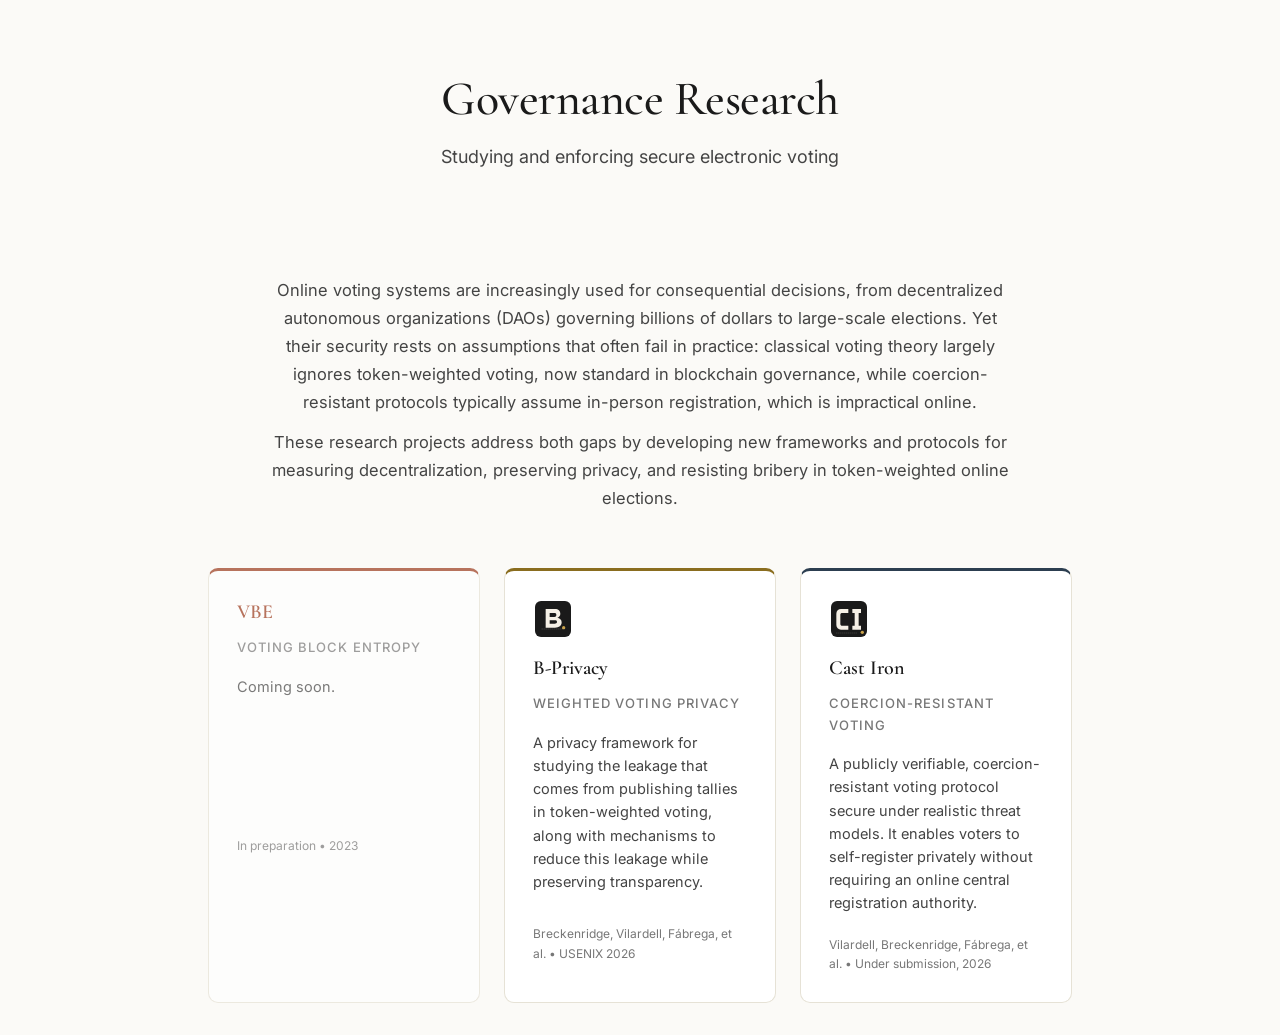
<file: websites/index.html>
<!DOCTYPE html>
<html lang="en">
<head>
  <meta charset="UTF-8" />
  <meta name="viewport" content="width=device-width, initial-scale=1.0" />
  <title>Governance Research</title>
  <meta name="description" content="Governance Research: Secure electronic voting." />
  <link rel="preconnect" href="https://fonts.googleapis.com" />
  <link rel="preconnect" href="https://fonts.gstatic.com" crossorigin />
  <link href="https://fonts.googleapis.com/css2?family=Cormorant+Garamond:wght@400;500;600;700&family=Inter:wght@300;400;500;600&display=swap" rel="stylesheet" />
  <style>
    :root {
      --bg: #fbfaf7;
      --surface: #ffffff;
      --ink: #1a1a1a;
      --ink-soft: #444;
      --muted: #777;
      --rule: #e6e2d6;
      --accent: #8a6d1f;
      --accent-soft: #c9a24a;
      --iron: #2c3e50;
      --iron-soft: #5a7593;
      --rust: #9b3a1c;
      --serif: 'Cormorant Garamond', 'Iowan Old Style', Georgia, 'Times New Roman', serif;
      --sans: 'Inter', -apple-system, BlinkMacSystemFont, 'Segoe UI', Helvetica, Arial, sans-serif;
      --max: 920px;
    }

    * { box-sizing: border-box; }
    html, body { margin: 0; padding: 0; }

    body {
      background: var(--bg);
      color: var(--ink);
      font-family: var(--sans);
      font-size: 16px;
      line-height: 1.65;
      -webkit-font-smoothing: antialiased;
      text-rendering: optimizeLegibility;
    }

    a {
      color: var(--ink);
      text-decoration: none;
      border-bottom: 1px solid var(--rule);
      transition: border-color 120ms ease, color 120ms ease;
    }
    a:hover { border-bottom-color: var(--accent); color: var(--accent); }

    .page {
      max-width: var(--max);
      margin: 0 auto;
      padding: 72px 28px 32px;
    }

    /* ---------- Hero ---------- */
    .hero {
      text-align: center;
      padding-bottom: 48px;
      margin-bottom: 56px;
    }

    .hero-title {
      font-family: var(--serif);
      font-weight: 500;
      font-size: clamp(32px, 5vw, 48px);
      line-height: 1.15;
      letter-spacing: -0.01em;
      margin: 0 0 16px;
      color: var(--ink);
    }

    .hero-subtitle {
      font-size: 18px;
      color: var(--ink-soft);
      margin: 0;
      max-width: 640px;
      margin-left: auto;
      margin-right: auto;
      line-height: 1.6;
    }

    /* ---------- Intro Section ---------- */
    .intro {
      max-width: 100%;
      margin: 0 0 56px;
      padding: 0;
      background: transparent;
      border: none;
      text-align: center;
    }

    .intro p {
      color: var(--ink-soft);
      font-size: 16.5px;
      margin: 0 0 12px;
      line-height: 1.7;
      max-width: 740px;
      margin-left: auto;
      margin-right: auto;
    }
    .intro p:last-child { margin-bottom: 0; }
    .intro strong { color: var(--ink); font-weight: 600; }

    /* ---------- Papers Grid ---------- */
    .papers-grid {
      display: grid;
      grid-template-columns: repeat(3, 1fr);
      gap: 24px;
      margin-top: 48px;
    }

    .paper-card {
      background: var(--surface);
      border: 1px solid var(--rule);
      border-radius: 10px;
      padding: 28px;
      display: flex;
      flex-direction: column;
      transition: border-color 200ms ease, transform 200ms ease, box-shadow 200ms ease;
      cursor: pointer;
      text-decoration: none;
      color: inherit;
    }
    .paper-card:hover {
      border-color: var(--accent-soft);
      transform: translateY(-4px);
      box-shadow: 0 8px 16px rgba(0, 0, 0, 0.08);
    }

    .paper-card.b-privacy { border-top: 3px solid var(--accent); }
    .paper-card.cast-iron { border-top: 3px solid var(--iron); }
    .paper-card.vbe { border-top: 3px solid var(--rust); }

    .paper-logo {
      width: 40px;
      height: 40px;
      margin-bottom: 16px;
      display: block;
    }

    .paper-title {
      font-family: var(--serif);
      font-weight: 600;
      font-size: 20px;
      margin: 0 0 12px;
      color: var(--ink);
      line-height: 1.3;
    }

    .paper-subtitle {
      font-size: 13px;
      text-transform: uppercase;
      letter-spacing: 0.08em;
      color: var(--muted);
      margin: 0 0 16px;
      font-weight: 500;
    }

    .paper-description {
      font-size: 14.5px;
      color: var(--ink-soft);
      line-height: 1.6;
      margin: 0 0 20px;
      flex-grow: 1;
    }

    .paper-meta {
      font-size: 12px;
      color: var(--muted);
      margin: 0 0 0;
      flex-grow: 1;
    }

    /* ---------- Responsive ---------- */
    @media (max-width: 900px) {
      .papers-grid {
        grid-template-columns: repeat(2, 1fr);
        gap: 20px;
      }
    }

    @media (max-width: 600px) {
      .page { padding: 48px 20px 72px; }
      .hero { margin-bottom: 40px; }
      .papers-grid {
        grid-template-columns: 1fr;
        gap: 16px;
      }
      .hero-title { font-size: 32px; }
    }
  </style>
</head>
<body>
  <main class="page">

    <header class="hero">
      <h1 class="hero-title">Governance Research</h1>
      <p class="hero-subtitle">Studying and enforcing secure electronic voting</p>
    </header>

    <section class="intro">
      <p>
        Online voting systems are increasingly used for consequential decisions, from decentralized autonomous organizations (DAOs) governing billions of dollars to large-scale elections. Yet their security rests on assumptions that often fail in practice: classical voting theory largely ignores token-weighted voting, now standard in blockchain governance, while coercion-resistant protocols typically assume in-person registration, which is impractical online. 
      <p>
        These research projects address both gaps by developing new frameworks and protocols for measuring decentralization, preserving privacy, and resisting bribery in token-weighted online elections.
      </p>
    </section>

    <section class="papers-grid">

      <article class="paper-card vbe" style="cursor: not-allowed; opacity: 0.7;">
        <h2 class="paper-title" style="color: var(--rust);">VBE</h2>
        <p class="paper-subtitle">Voting Block Entropy</p>
        <p class="paper-description">
          Coming soon.
        </p>
        <p class="paper-meta">In preparation • 2023</p>
      </article>

      <a href="b-privacy/index.html" class="paper-card b-privacy">
        <img src="b-privacy/logo.svg" alt="B-Privacy logo" class="paper-logo" />
        <h2 class="paper-title">B-Privacy</h2>
        <p class="paper-subtitle">Weighted Voting Privacy</p>
        <p class="paper-description">
          A privacy framework for studying the leakage that comes from publishing tallies in token-weighted voting, along with mechanisms to reduce this leakage while preserving transparency.
        </p>
        <p class="paper-meta">Breckenridge, Vilardell, Fábrega, et al. • USENIX 2026</p>
      </a>

      <a href="cast-iron/index.html" class="paper-card cast-iron">
        <img src="cast-iron/logo.svg" alt="Cast Iron logo" class="paper-logo" />
        <h2 class="paper-title">Cast Iron</h2>
        <p class="paper-subtitle">Coercion-Resistant Voting</p>
        <p class="paper-description">
          A publicly verifiable, coercion-resistant voting protocol secure under realistic threat models. It enables voters to self-register privately without requiring an online central registration authority.
        </p>
        <p class="paper-meta">Vilardell, Breckenridge, Fábrega, et al. • Under submission, 2026</p>
      </a>
    </section>

</body>
</html>
</file>
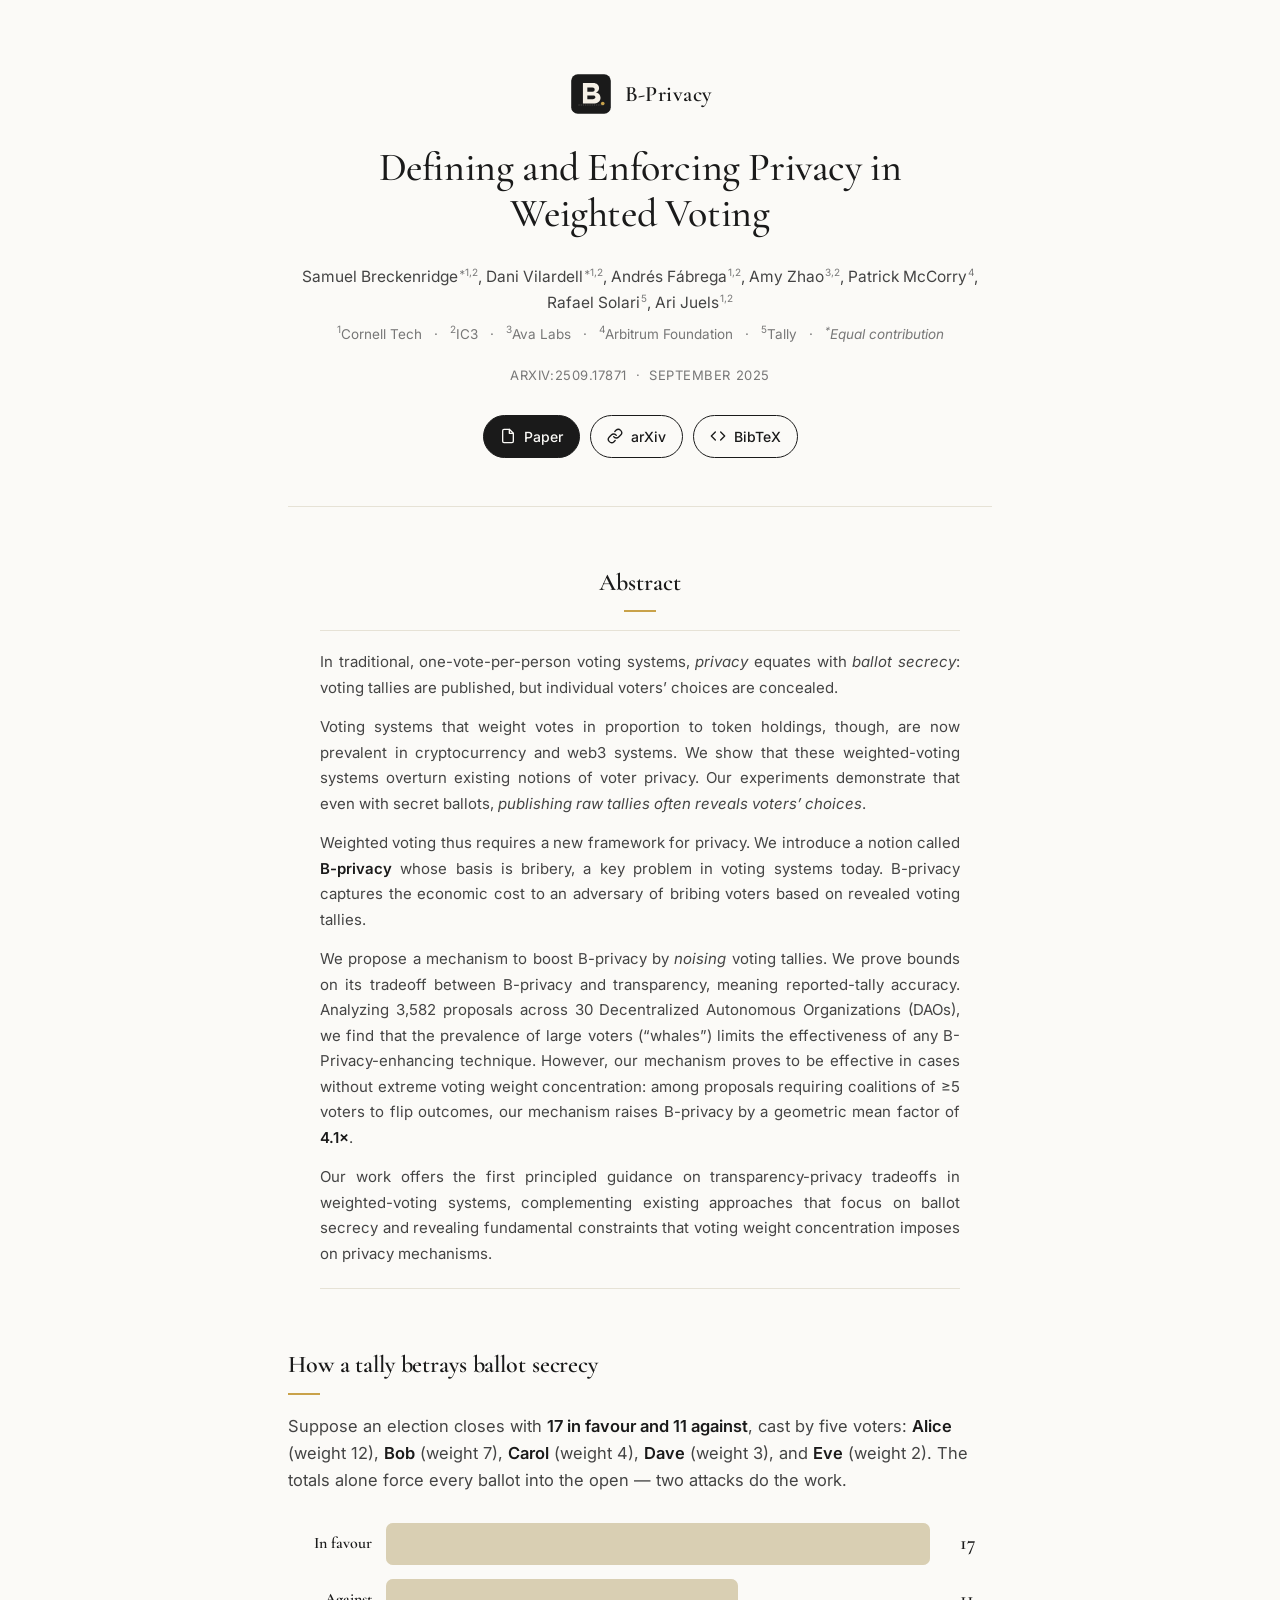
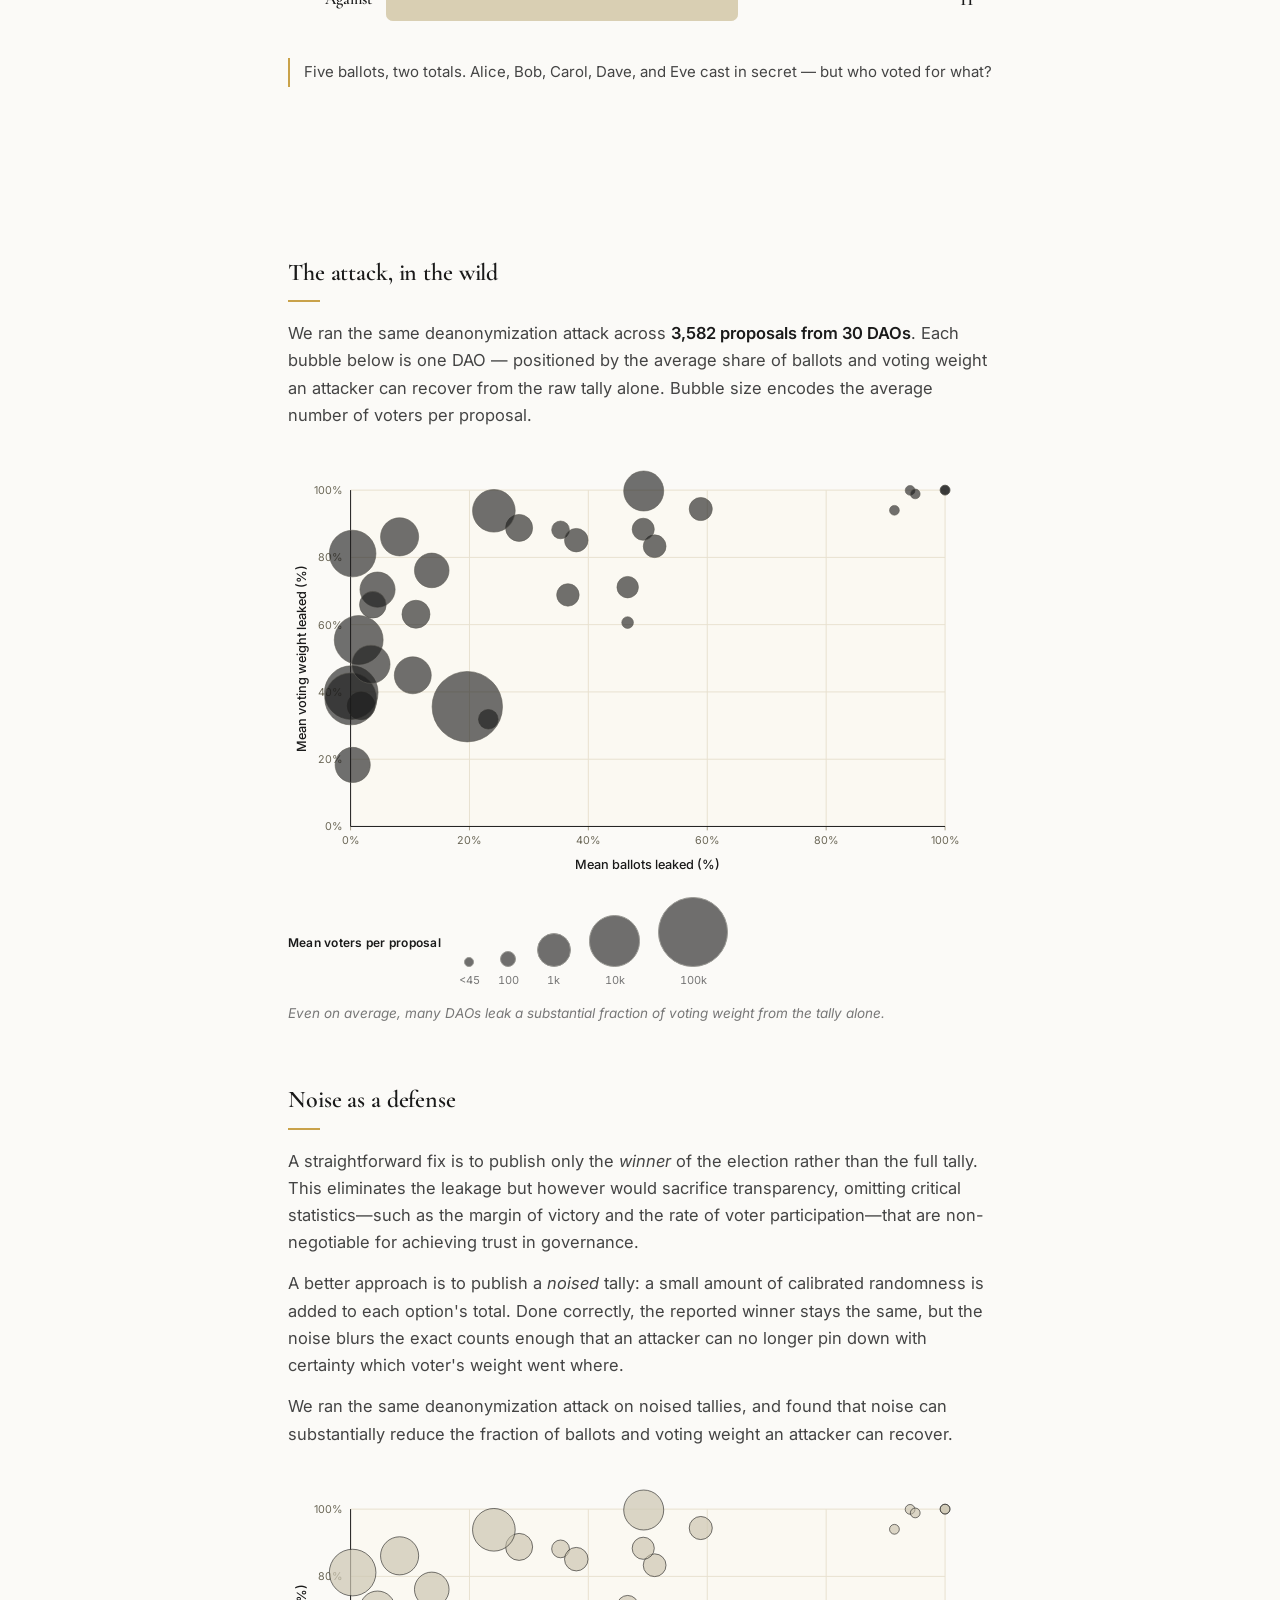
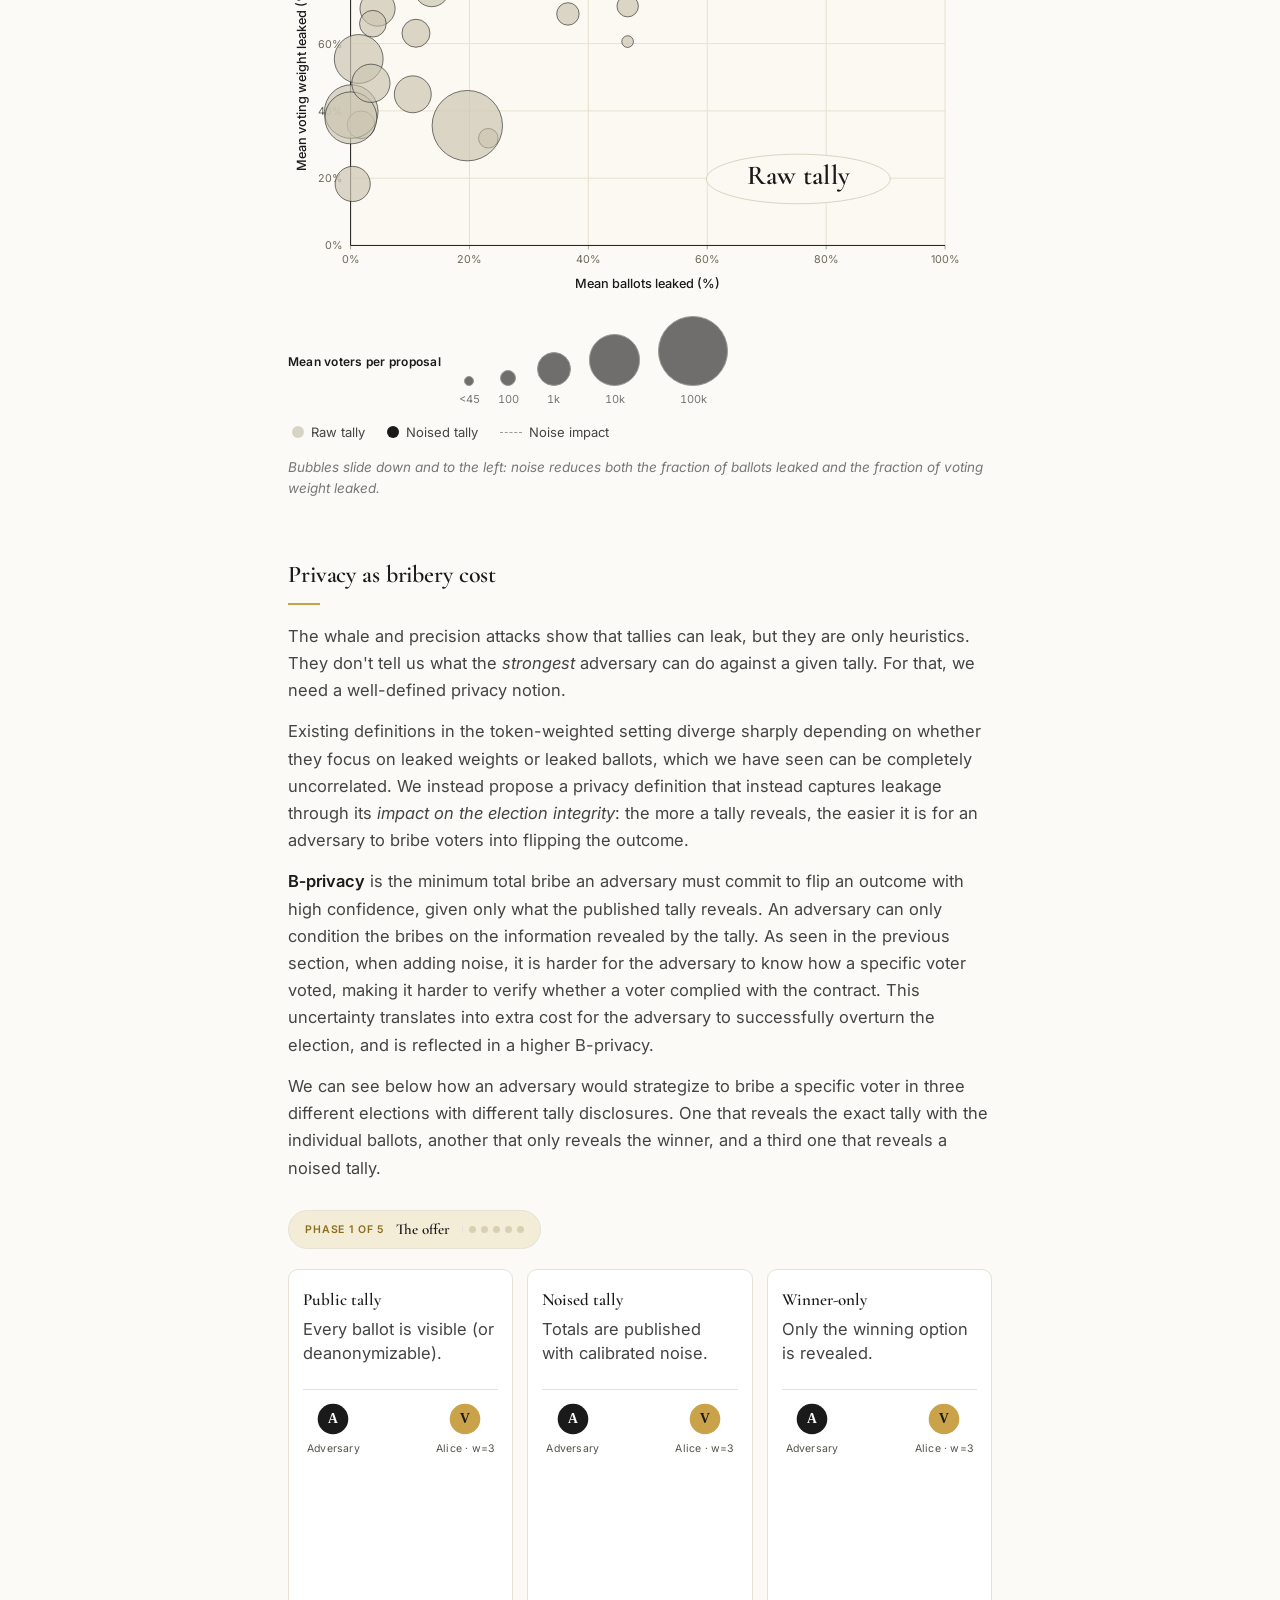
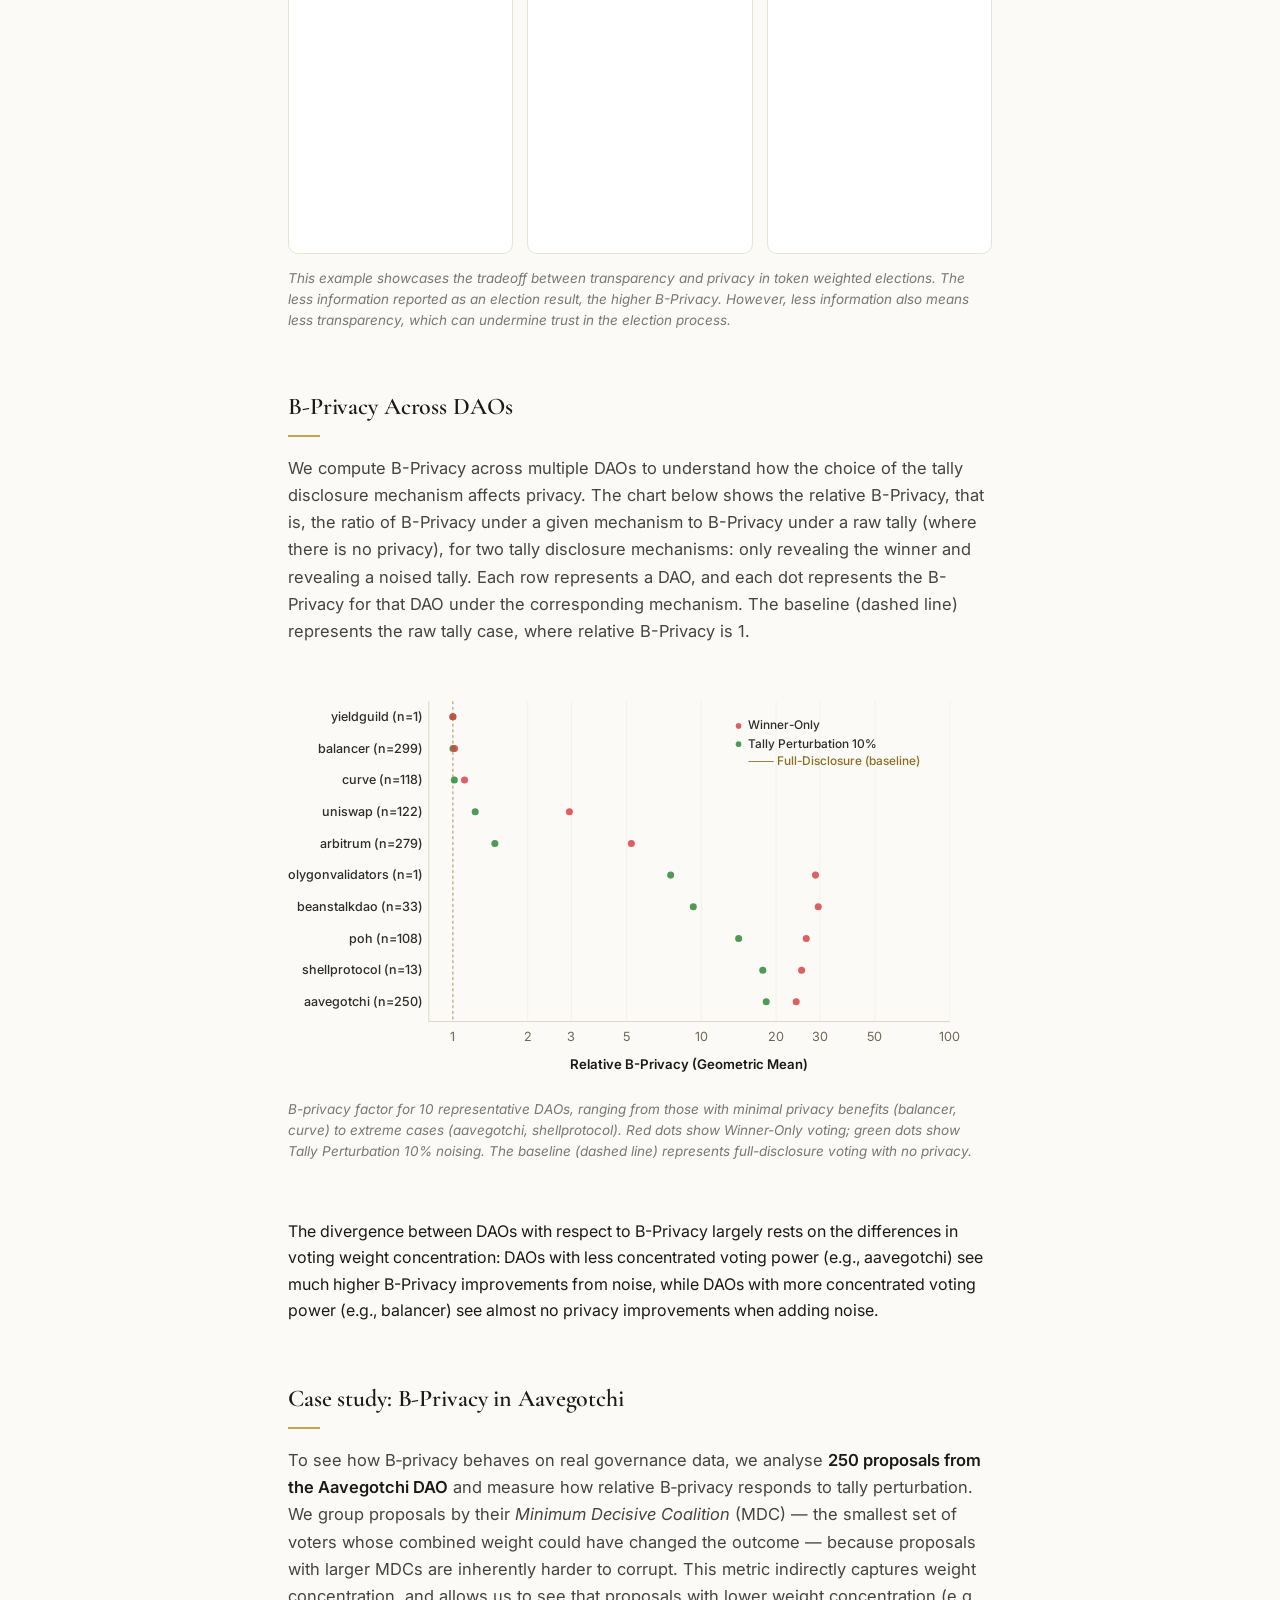
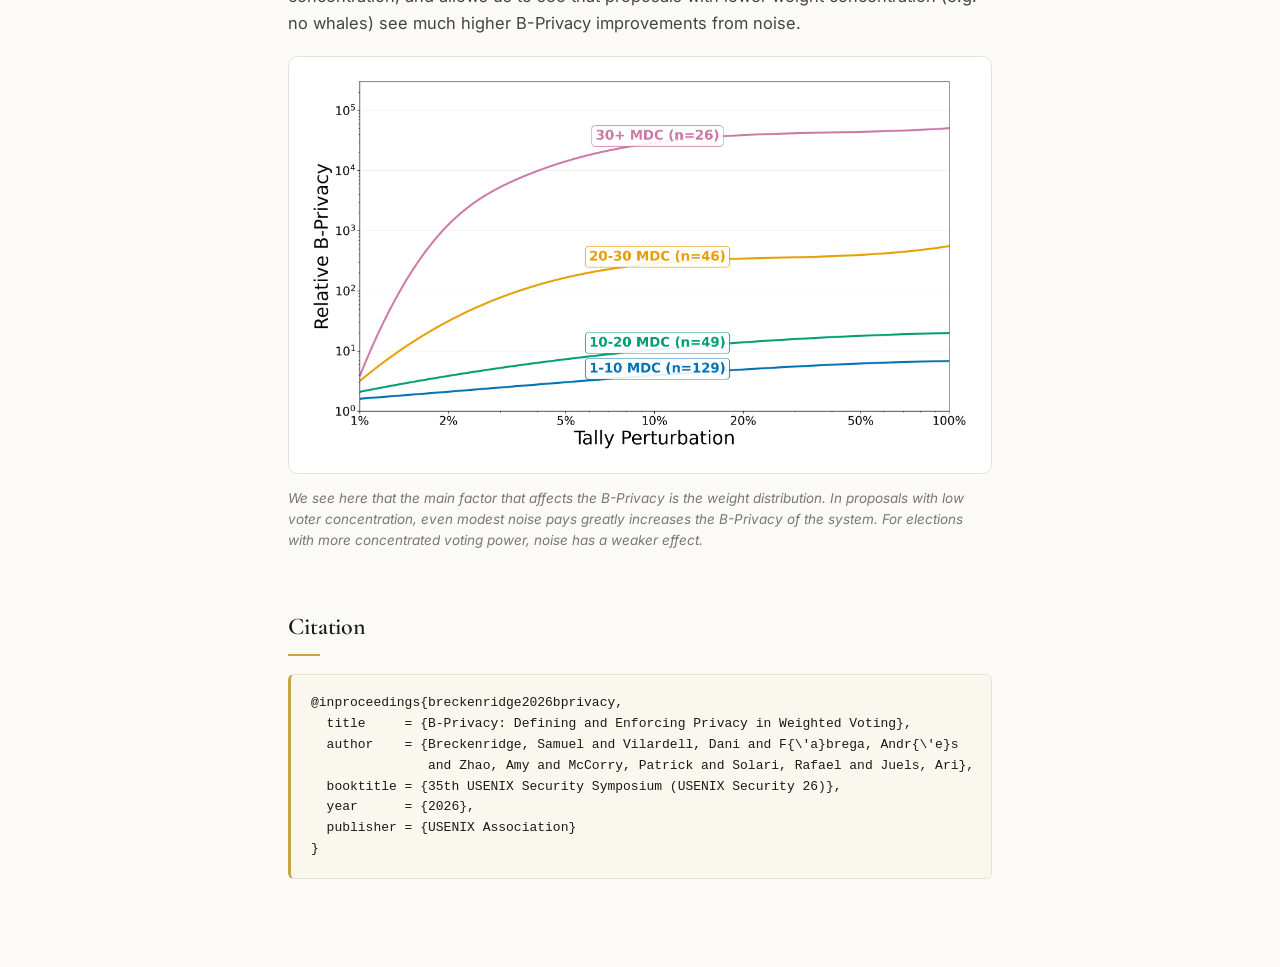
<file: websites/b-privacy/index.html>
<!DOCTYPE html>
<html lang="en">
<head>
  <meta charset="UTF-8" />
  <meta name="viewport" content="width=device-width, initial-scale=1.0" />
  <title>B-Privacy: Defining and Enforcing Privacy in Weighted Voting</title>
  <meta name="description" content="B-Privacy is a privacy framework for weighted voting that measures the economic cost of bribery under revealed tallies." />
  <link rel="icon" href="logo.svg" type="image/svg+xml" />
  <link rel="preconnect" href="https://fonts.googleapis.com" />
  <link rel="preconnect" href="https://fonts.gstatic.com" crossorigin />
  <link href="https://fonts.googleapis.com/css2?family=Cormorant+Garamond:wght@400;500;600;700&family=Inter:wght@300;400;500;600&display=swap" rel="stylesheet" />
  <link rel="stylesheet" href="style.css" />
  <script src="deanonymize.js" defer></script>
  <script src="plot_data.js" defer></script>
  <script src="plots.js" defer></script>
  <script src="bprivacy_game.js" defer></script>
  <script src="dao_plot.js" defer></script>
</head>
<body>
  <main class="page">

    <header class="hero">
      <div class="brand">
        <img src="logo.svg" alt="B-Privacy logo" class="logo" />
        <span class="brand-name">B&#8209;Privacy</span>
      </div>

      <h1 class="title">Defining and Enforcing Privacy in Weighted Voting</h1>

      <p class="authors">
        <a href="#">Samuel Breckenridge</a><sup>*1,2</sup>,
        <a href="#">Dani Vilardell</a><sup>*1,2</sup>,
        <a href="#">Andr&eacute;s F&aacute;brega</a><sup>1,2</sup>,
        <a href="#">Amy Zhao</a><sup>3,2</sup>,
        <a href="#">Patrick McCorry</a><sup>4</sup>,
        <a href="#">Rafael Solari</a><sup>5</sup>,
        <a href="#">Ari Juels</a><sup>1,2</sup>
      </p>

      <p class="affiliations">
        <sup>1</sup>Cornell Tech &nbsp;&nbsp;&middot;&nbsp;&nbsp;
        <sup>2</sup>IC3 &nbsp;&nbsp;&middot;&nbsp;&nbsp;
        <sup>3</sup>Ava Labs &nbsp;&nbsp;&middot;&nbsp;&nbsp;
        <sup>4</sup>Arbitrum Foundation &nbsp;&nbsp;&middot;&nbsp;&nbsp;
        <sup>5</sup>Tally &nbsp;&nbsp;&middot;&nbsp;&nbsp;
        <span class="equal-contrib"><sup>*</sup>Equal contribution</span>
      </p>

      <p class="venue">arXiv:2509.17871 &nbsp;&middot;&nbsp; September 2025</p>

      <nav class="actions">
        <a class="btn btn-primary" href="https://arxiv.org/pdf/2509.17871" target="_blank" rel="noopener">
          <svg viewBox="0 0 24 24" width="16" height="16" fill="none" stroke="currentColor" stroke-width="2" stroke-linecap="round" stroke-linejoin="round"><path d="M14 2H6a2 2 0 0 0-2 2v16a2 2 0 0 0 2 2h12a2 2 0 0 0 2-2V8z"/><polyline points="14 2 14 8 20 8"/></svg>
          Paper
        </a>
        <a class="btn" href="https://arxiv.org/abs/2509.17871" target="_blank" rel="noopener">
          <svg viewBox="0 0 24 24" width="16" height="16" fill="none" stroke="currentColor" stroke-width="2" stroke-linecap="round" stroke-linejoin="round"><path d="M10 13a5 5 0 0 0 7.54.54l3-3a5 5 0 0 0-7.07-7.07l-1.72 1.71"/><path d="M14 11a5 5 0 0 0-7.54-.54l-3 3a5 5 0 0 0 7.07 7.07l1.71-1.71"/></svg>
          arXiv
        </a>
        <a class="btn" href="#bibtex">
          <svg viewBox="0 0 24 24" width="16" height="16" fill="none" stroke="currentColor" stroke-width="2" stroke-linecap="round" stroke-linejoin="round"><polyline points="16 18 22 12 16 6"/><polyline points="8 6 2 12 8 18"/></svg>
          BibTeX
        </a>
      </nav>
    </header>

    <section class="section abstract">
    <h2>Abstract</h2>
    <div class="abstract-body">
    <!-- <p>
      In traditional one-vote-per-person voting systems, privacy means <em>ballot secrecy</em>: tallies are public, but individual choices stay hidden. Weighted-voting systems, now common in cryptocurrency and web3, break this assumption. We show that <em>publishing raw tallies often reveals how individuals voted, even with secret ballots</em>.
    </p>
    <p>
      Weighted voting therefore needs a new privacy framework. We introduce <strong>B-privacy</strong>, which measures the economic cost for an adversary to bribe voters based on revealed tallies, and propose a mechanism that boosts B-privacy by noising tallies, with provable security bounds on the tradeoff against <em>transparency</em> (tally accuracy).
    </p>
    <p>
      Analyzing 3,582 proposals across 30 DAOs, we find that large voters (<em>"whales"</em>) fundamentally limit any mechanism aimed at increasing B-privacy. Still, for proposals with lower weight concentration, our mechanism raises B-privacy by a geometric mean factor of <strong>4.1×</strong> with low transparency loss, offering the first principled guidance on transparency-privacy tradeoffs in weighted voting.
    </p> -->
    <p>
    In traditional, one-vote-per-person voting systems, <em>privacy</em> equates with <em>ballot secrecy</em>: voting tallies are published, but individual voters’ choices are concealed.
    </p>
    <p>
    Voting systems that weight votes in proportion to token holdings, though, are now prevalent in cryptocurrency and web3 systems. We show that these weighted-voting systems overturn existing notions of voter privacy. Our experiments demonstrate that even with secret ballots, <em>publishing raw tallies often reveals voters’ choices</em>.
    </p>
    <p>
    Weighted voting thus requires a new framework for privacy. We introduce a notion called <strong>B-privacy</strong> whose basis is bribery, a key problem in voting systems today. B-privacy captures the economic cost to an adversary of bribing voters based on revealed voting tallies.
    </p>
    <p>
    We propose a mechanism to boost B-privacy by <em>noising</em> voting tallies. We prove bounds on its tradeoff between B-privacy and transparency, meaning reported-tally accuracy. Analyzing 3,582 proposals across 30 Decentralized Autonomous Organizations (DAOs), we find that the prevalence of large voters (“whales”) limits the effectiveness of any B-Privacy-enhancing technique. However, our mechanism proves to be effective in cases without extreme voting weight concentration: among proposals requiring coalitions of ≥5 voters to flip outcomes, our mechanism raises B-privacy by a geometric mean factor of <strong>4.1×</strong>.
    </p>
    <p>
    Our work offers the first principled guidance on transparency-privacy tradeoffs in weighted-voting systems, complementing existing approaches that focus on ballot secrecy and revealing fundamental constraints that voting weight concentration imposes on privacy mechanisms.
    </p>
  </div>
      <!-- <p>
        Weighted-voting systems underpin governance in DAOs and other
        blockchain-based platforms. Conventional ballot secrecy is not
        enough in these settings: publishing raw tallies can often reveal
        how individual voters cast their ballots. We introduce
        <strong>B&#8209;privacy</strong>, a framework that captures the
        transparency&ndash;privacy tradeoff through the lens of
        <em>bribery economics</em>, measuring the economic cost for an
        adversary to bribe voters to change the outcome, given what a
        published tally reveals.
      </p>
      <p>
        We propose a mechanism that adds noise to tallies to enforce
        B&#8209;privacy, and analyze <strong>3,582 proposals across 30
        DAOs</strong>. We find that voter concentration fundamentally
        limits achievable privacy: when outcomes hinge on whales, little
        can be hidden. Yet for proposals whose outcomes require
        coalitions of five or more voters, our mechanism delivers a
        geometric&nbsp;mean <strong>4.1&times; increase</strong> in
        bribery cost.
      </p> -->
    </section>

    <section class="section" id="deanonymize">
      <h2>How a tally betrays ballot secrecy</h2>
      <p>
        Suppose an election closes with <strong>17 in favour and 11 against</strong>,
        cast by five voters:
        <strong>Alice</strong> (weight&nbsp;12),
        <strong>Bob</strong> (weight&nbsp;7),
        <strong>Carol</strong> (weight&nbsp;4),
        <strong>Dave</strong> (weight&nbsp;3), and
        <strong>Eve</strong> (weight&nbsp;2).
        The totals alone force every ballot into the open &mdash; two attacks do the work.
      </p>

      <div class="deanon" role="region" aria-label="Deanonymization demonstration">
        <div class="bars">
          <div class="row">
            <div class="row-label">In favour</div>
            <div class="bar bar-a">
              <div class="seg" data-weight="12" style="--w: 12"><span class="w">12</span></div>
              <div class="seg" data-weight="3" style="--w: 3"><span class="w">3</span></div>
              <div class="seg" data-weight="2" style="--w: 2"><span class="w">2</span></div>
            </div>
            <div class="row-total">17</div>
          </div>
          <div class="row">
            <div class="row-label">Against</div>
            <div class="bar bar-b">
              <div class="seg" data-weight="7" style="--w: 7"><span class="w">7</span></div>
              <div class="seg" data-weight="4" style="--w: 4"><span class="w">4</span></div>
            </div>
            <div class="row-total">11</div>
          </div>
        </div>

        <div class="narration" aria-live="polite">
          <p class="step active" data-step="0">Five ballots, two totals. Alice, Bob, Carol, Dave, and Eve cast in secret &mdash; but who voted for what?</p>
          <p class="step" data-step="1"><span class="attack-tag whale">Whale attack: </span><b>Alice</b>&rsquo;s weight of 12 can&rsquo;t fit inside a total of 11. &rarr; <span class="vote-a">In favour</span>.</p>
          <p class="step" data-step="2"><span class="attack-tag whale">Whale attack: </span>Only 5 left on the favour side. <b>Bob</b>&rsquo;s 7 won&rsquo;t fit. &rarr; <span class="vote-b">Against</span>.</p>
          <p class="step" data-step="3"><span class="attack-tag precision">Precision attack: </span>The remaining {4,&nbsp;3,&nbsp;2} must split into favour&nbsp;=&nbsp;5, against&nbsp;=&nbsp;4. The only subset summing to 4 is {4}, so <b>Carol</b> &rarr; <span class="vote-b">Against</span>, and <b>Dave</b>&nbsp;+&nbsp;<b>Eve</b> &rarr; <span class="vote-a">In favour</span>. <em>Every ballot exposed.</em></p>
        </div>

        <div class="ledger" aria-label="Revealed ballots">
          <div class="ledger-chip" data-step="1"><span><b>Alice</b> &middot; w=12</span><em>In favour</em></div>
          <div class="ledger-chip" data-step="2"><span><b>Bob</b> &middot; w=7</span><em>Against</em></div>
          <div class="ledger-chip" data-step="3"><span><b>Carol</b> &middot; w=4</span><em>Against</em></div>
          <div class="ledger-chip" data-step="4"><span><b>Dave</b> &middot; w=3</span><em>In favour</em></div>
          <div class="ledger-chip" data-step="5"><span><b>Eve</b> &middot; w=2</span><em>In favour</em></div>
        </div>

      </div>
    </section>

    <section class="section" id="dao-attack">
      <h2>The attack, in the wild</h2>
      <p>
        We ran the same deanonymization attack across <strong>3,582 proposals from 30
        DAOs</strong>. Each bubble below is one DAO &mdash; positioned by
        the average share of ballots and voting weight an attacker can
        recover from the raw tally alone. Bubble size encodes the average
        number of voters per proposal.
      </p>

      <div class="aggregate-plot-wrap">
        <div class="aggregate-plot" data-plot="aggregate" aria-label="Per-DAO aggregate deanonymization"></div>
      </div>

      <p class="caption">
        Even on average, many DAOs leak a substantial fraction of voting
        weight from the tally alone.
      </p>
    </section>

    <section class="section" id="noise-defense">
      <h2>Noise as a defense</h2>
      <p>
          A straightforward fix is to publish only the <em>winner</em> of the election rather than the full tally. This eliminates the leakage but however would sacrifice transparency, omitting critical statistics—such as the margin of victory and the rate of voter participation—that are non-negotiable for achieving trust in governance.
      </p>
      <p>
          A better approach is to publish a <em>noised</em> tally: a small amount of calibrated randomness is added to each option's total. Done correctly, the reported winner stays the same, but the noise blurs the exact counts enough that an attacker can no longer pin down with certainty which voter's weight went where.
      </p>
      <p>
        We ran the same deanonymization attack on noised tallies, and found that noise 
        can substantially reduce the fraction of ballots and voting weight an attacker 
        can recover. 
      </p>

      <div class="noise-plot-wrap">
        <div class="noise-plot" data-plot="noise" aria-label="Noise impact comparison"></div>
        <div class="noise-legend">
          <span><span class="dot dot-raw"></span>Raw tally</span>
          <span><span class="dot dot-noise"></span>Noised tally</span>
          <span><span class="line-arrow"></span>Noise impact</span>
        </div>
      </div>

      <p class="caption">
        Bubbles slide down and to the left: noise reduces both the
        fraction of ballots leaked and the fraction of voting weight
        leaked.
      </p>
    </section>


    <section class="section" id="bprivacy-game">
      <h2>Privacy as bribery cost</h2>
      <p>
        The whale and precision attacks show that tallies can leak, but they are only heuristics. They don't tell us what the <em>strongest</em> adversary can do against a given tally. For that, we need a well-defined privacy notion. 
      </p>
      <p>
        Existing definitions in the token-weighted setting diverge sharply depending on whether they focus on leaked weights or leaked ballots, which we have seen can be completely uncorrelated. We instead propose a privacy definition that instead captures leakage through its <em>impact on the election integrity</em>: the more a tally reveals, the easier it is for an adversary to bribe voters into flipping the outcome.
      </p>
      <p>
        <strong>B&#8209;privacy</strong> is the minimum total bribe an adversary must commit to flip an outcome with high confidence, given only what the published tally reveals. An adversary can only condition the bribes on the information revealed by the tally. As seen in the previous section, when adding noise, it is harder for the adversary to know how a specific voter voted, making it harder to verify whether a voter complied with the contract. This uncertainty translates into extra cost for the adversary to successfully overturn the election, and is reflected in a higher B-privacy.
      </p>
      <p>
        We can see below how an adversary would strategize to bribe a specific voter in three different elections with different tally disclosures. One that reveals the exact tally with the individual ballots, another that only reveals the winner, and a third one that reveals a noised tally.
      </p>

      <div class="bribe-lab" aria-label="Bribery game in three tally regimes">
        <div class="bribe-phase" aria-live="polite">
          <span class="bribe-phase-step">Phase 1 of 5</span>
          <span class="bribe-phase-label">The offer</span>
          <span class="bribe-phase-dots" aria-hidden="true">
            <span class="dot" data-phase="offer"></span>
            <span class="dot" data-phase="vote"></span>
            <span class="dot" data-phase="reveal"></span>
            <span class="dot" data-phase="verify"></span>
            <span class="dot" data-phase="verdict"></span>
          </span>
        </div>

        <div class="bribe-grid">
          <article class="bribe-cell" data-mode="public">
            <header>
              <h3>Public tally</h3>
              <p class="bribe-sub">Every ballot is visible (or deanonymizable).</p>
            </header>
            <div class="actors">
              <div class="actor actor-adv">
                <svg class="avatar" width="34" height="34" viewBox="0 0 40 40" aria-hidden="true"><circle cx="20" cy="20" r="18" fill="#1a1a1a"/><text x="20" y="25" text-anchor="middle" fill="#fbfaf7" font-family="serif" font-size="16" font-weight="600">A</text></svg>
                <span class="actor-name">Adversary</span>
              </div>
              <div class="actor actor-voter">
                <svg class="avatar" width="34" height="34" viewBox="0 0 40 40" aria-hidden="true"><circle cx="20" cy="20" r="18" fill="#c9a24a"/><text x="20" y="25" text-anchor="middle" fill="#1a1a1a" font-family="serif" font-size="16" font-weight="600">V</text></svg>
                <span class="actor-name">Alice &middot; w=3</span>
              </div>
            </div>
            <div class="slot slot-offer" data-phase="offer"><div class="slot-label">1. Offer</div><div class="bubble bubble-adv"><p></p></div></div>
            <div class="slot slot-vote" data-phase="vote"><div class="slot-label">2. Alice votes</div><div class="bubble bubble-voter"><p></p></div></div>
            <div class="slot slot-reveal" data-phase="reveal"><div class="slot-label">3. Tally published</div><div class="tally-view"><div class="tally-inner"></div></div></div>
            <div class="slot slot-verify" data-phase="verify"><div class="slot-label">4. Verification</div><div class="bubble bubble-adv"><p></p></div></div>
            <div class="slot slot-verdict" data-phase="verdict"><div class="slot-label">5. Outcome</div><div class="verdict"><span class="verdict-tag"></span><span class="verdict-text"></span></div></div>
          </article>

          <article class="bribe-cell" data-mode="noised">
            <header>
              <h3>Noised tally</h3>
              <p class="bribe-sub">Totals are published with calibrated noise.</p>
            </header>
            <div class="actors">
              <div class="actor actor-adv">
                <svg class="avatar" width="34" height="34" viewBox="0 0 40 40" aria-hidden="true"><circle cx="20" cy="20" r="18" fill="#1a1a1a"/><text x="20" y="25" text-anchor="middle" fill="#fbfaf7" font-family="serif" font-size="16" font-weight="600">A</text></svg>
                <span class="actor-name">Adversary</span>
              </div>
              <div class="actor actor-voter">
                <svg class="avatar" width="34" height="34" viewBox="0 0 40 40" aria-hidden="true"><circle cx="20" cy="20" r="18" fill="#c9a24a"/><text x="20" y="25" text-anchor="middle" fill="#1a1a1a" font-family="serif" font-size="16" font-weight="600">V</text></svg>
                <span class="actor-name">Alice &middot; w=3</span>
              </div>
            </div>
            <div class="slot slot-offer" data-phase="offer"><div class="slot-label">1. Offer</div><div class="bubble bubble-adv"><p></p></div></div>
            <div class="slot slot-vote" data-phase="vote"><div class="slot-label">2. Alice votes</div><div class="bubble bubble-voter"><p></p></div></div>
            <div class="slot slot-reveal" data-phase="reveal"><div class="slot-label">3. Tally published</div><div class="tally-view"><div class="tally-inner"></div></div></div>
            <div class="slot slot-verify" data-phase="verify"><div class="slot-label">4. Verification</div><div class="bubble bubble-adv"><p></p></div></div>
            <div class="slot slot-verdict" data-phase="verdict"><div class="slot-label">5. Outcome</div><div class="verdict"><span class="verdict-tag"></span><span class="verdict-text"></span></div></div>
          </article>

          <article class="bribe-cell" data-mode="private">
            <header>
              <h3>Winner&#8209;only</h3>
              <p class="bribe-sub">Only the winning option is revealed.</p>
            </header>
            <div class="actors">
              <div class="actor actor-adv">
                <svg class="avatar" width="34" height="34" viewBox="0 0 40 40" aria-hidden="true"><circle cx="20" cy="20" r="18" fill="#1a1a1a"/><text x="20" y="25" text-anchor="middle" fill="#fbfaf7" font-family="serif" font-size="16" font-weight="600">A</text></svg>
                <span class="actor-name">Adversary</span>
              </div>
              <div class="actor actor-voter">
                <svg class="avatar" width="34" height="34" viewBox="0 0 40 40" aria-hidden="true"><circle cx="20" cy="20" r="18" fill="#c9a24a"/><text x="20" y="25" text-anchor="middle" fill="#1a1a1a" font-family="serif" font-size="16" font-weight="600">V</text></svg>
                <span class="actor-name">Alice &middot; w=3</span>
              </div>
            </div>
            <div class="slot slot-offer" data-phase="offer"><div class="slot-label">1. Offer</div><div class="bubble bubble-adv"><p></p></div></div>
            <div class="slot slot-vote" data-phase="vote"><div class="slot-label">2. Alice votes</div><div class="bubble bubble-voter"><p></p></div></div>
            <div class="slot slot-reveal" data-phase="reveal"><div class="slot-label">3. Tally published</div><div class="tally-view"><div class="tally-inner"></div></div></div>
            <div class="slot slot-verify" data-phase="verify"><div class="slot-label">4. Verification</div><div class="bubble bubble-adv"><p></p></div></div>
            <div class="slot slot-verdict" data-phase="verdict"><div class="slot-label">5. Outcome</div><div class="verdict"><span class="verdict-tag"></span><span class="verdict-text"></span></div></div>
          </article>
        </div>
      </div>

      <p class="caption">
        This example showcases the tradeoff between transparency and privacy in token weighted elections. The less information reported as an election result, the higher B-Privacy. However, less information also means less transparency, which can undermine trust in the election process.
      </p>
    </section>

    <section class="section" id="dao-comparison">
      <h2>B&#8209;Privacy Across DAOs</h2>
      <p>
        We compute B-Privacy across multiple DAOs to understand how the choice of the tally disclosure mechanism affects privacy. The chart below shows the relative B-Privacy, that is, the ratio of B-Privacy under a given mechanism to B-Privacy under a raw tally (where there is no privacy), for two tally disclosure mechanisms: only revealing the winner and revealing a noised tally. Each row represents a DAO, and each dot represents the B-Privacy for that DAO under the corresponding mechanism. The baseline (dashed line) represents the raw tally case, where relative B-Privacy is 1.
      </p>
      <div class="dao-plot-wrap">
        <div class="dao-plot" id="dao-chart"></div>
        <p class="caption">
          B-privacy factor for 10 representative DAOs, ranging from those with minimal privacy benefits (balancer, curve) to extreme cases (aavegotchi, shellprotocol). Red dots show Winner-Only voting; green dots show Tally Perturbation 10% noising. The baseline (dashed line) represents full-disclosure voting with no privacy. 
        </p>
      </div>
    </section>

    <p>
      The divergence between DAOs with respect to B-Privacy largely rests on the differences in voting weight concentration: DAOs with less concentrated voting power (e.g., aavegotchi) see much higher B-Privacy improvements from noise, while DAOs with more concentrated voting power (e.g., balancer) see almost no privacy improvements when adding noise.
    </p>


    <section class="section" id="aavegotchi-results">
      <h2>Case study: B&#8209;Privacy in Aavegotchi</h2>
      <p>
        To see how B&#8209;privacy behaves on real governance data, we analyse <strong>250 proposals from the Aavegotchi DAO</strong> and measure how relative B&#8209;privacy responds to tally perturbation. We group proposals by their <em>Minimum Decisive Coalition</em> (MDC) &mdash; the smallest set of voters whose combined weight could have changed the outcome &mdash; because proposals with larger MDCs are inherently harder to corrupt. This metric indirectly captures weight concentration, and allows us to see that proposals with lower weight concentration (e.g. no whales) see much higher B-Privacy improvements from noise.
      </p>

      <figure class="aave-figure">
        <img src="figure/plot_clustered_average_aavegotchi.eth.png"
             alt="Relative B-Privacy versus tally perturbation for Aavegotchi proposals, grouped by MDC cohort."
             style="width: 100%; max-width: 760px; height: auto;" />
        <!-- <figcaption>
          Relative B&#8209;privacy (log scale) as a function of tally
          perturbation <em>d</em>, averaged within MDC cohorts
          (1&ndash;10, 10&ndash;20, 20&ndash;30, 30+). Two patterns are
          clear: B&#8209;privacy rises monotonically with perturbation,
          and at any fixed perturbation level, proposals with larger MDCs
          enjoy strictly higher B&#8209;privacy.
        </figcaption> -->
      </figure>

      <p class="caption">
        We see here that the main factor that affects the B-Privacy is the weight distribution. In proposals with low voter concentration, even modest noise pays greatly increases the B-Privacy of the system. For elections with more concentrated voting power, 
        noise has a weaker effect.
      </p>
    </section>


    <section class="section" id="bibtex">
      <h2>Citation</h2>
      <pre class="bibtex"><code>@inproceedings{breckenridge2026bprivacy,
  title     = {B-Privacy: Defining and Enforcing Privacy in Weighted Voting},
  author    = {Breckenridge, Samuel and Vilardell, Dani and F{\'a}brega, Andr{\'e}s
               and Zhao, Amy and McCorry, Patrick and Solari, Rafael and Juels, Ari},
  booktitle = {35th USENIX Security Symposium (USENIX Security 26)},
  year      = {2026},
  publisher = {USENIX Association}
}</code></pre>
    </section>

</body>
</html>
</file>
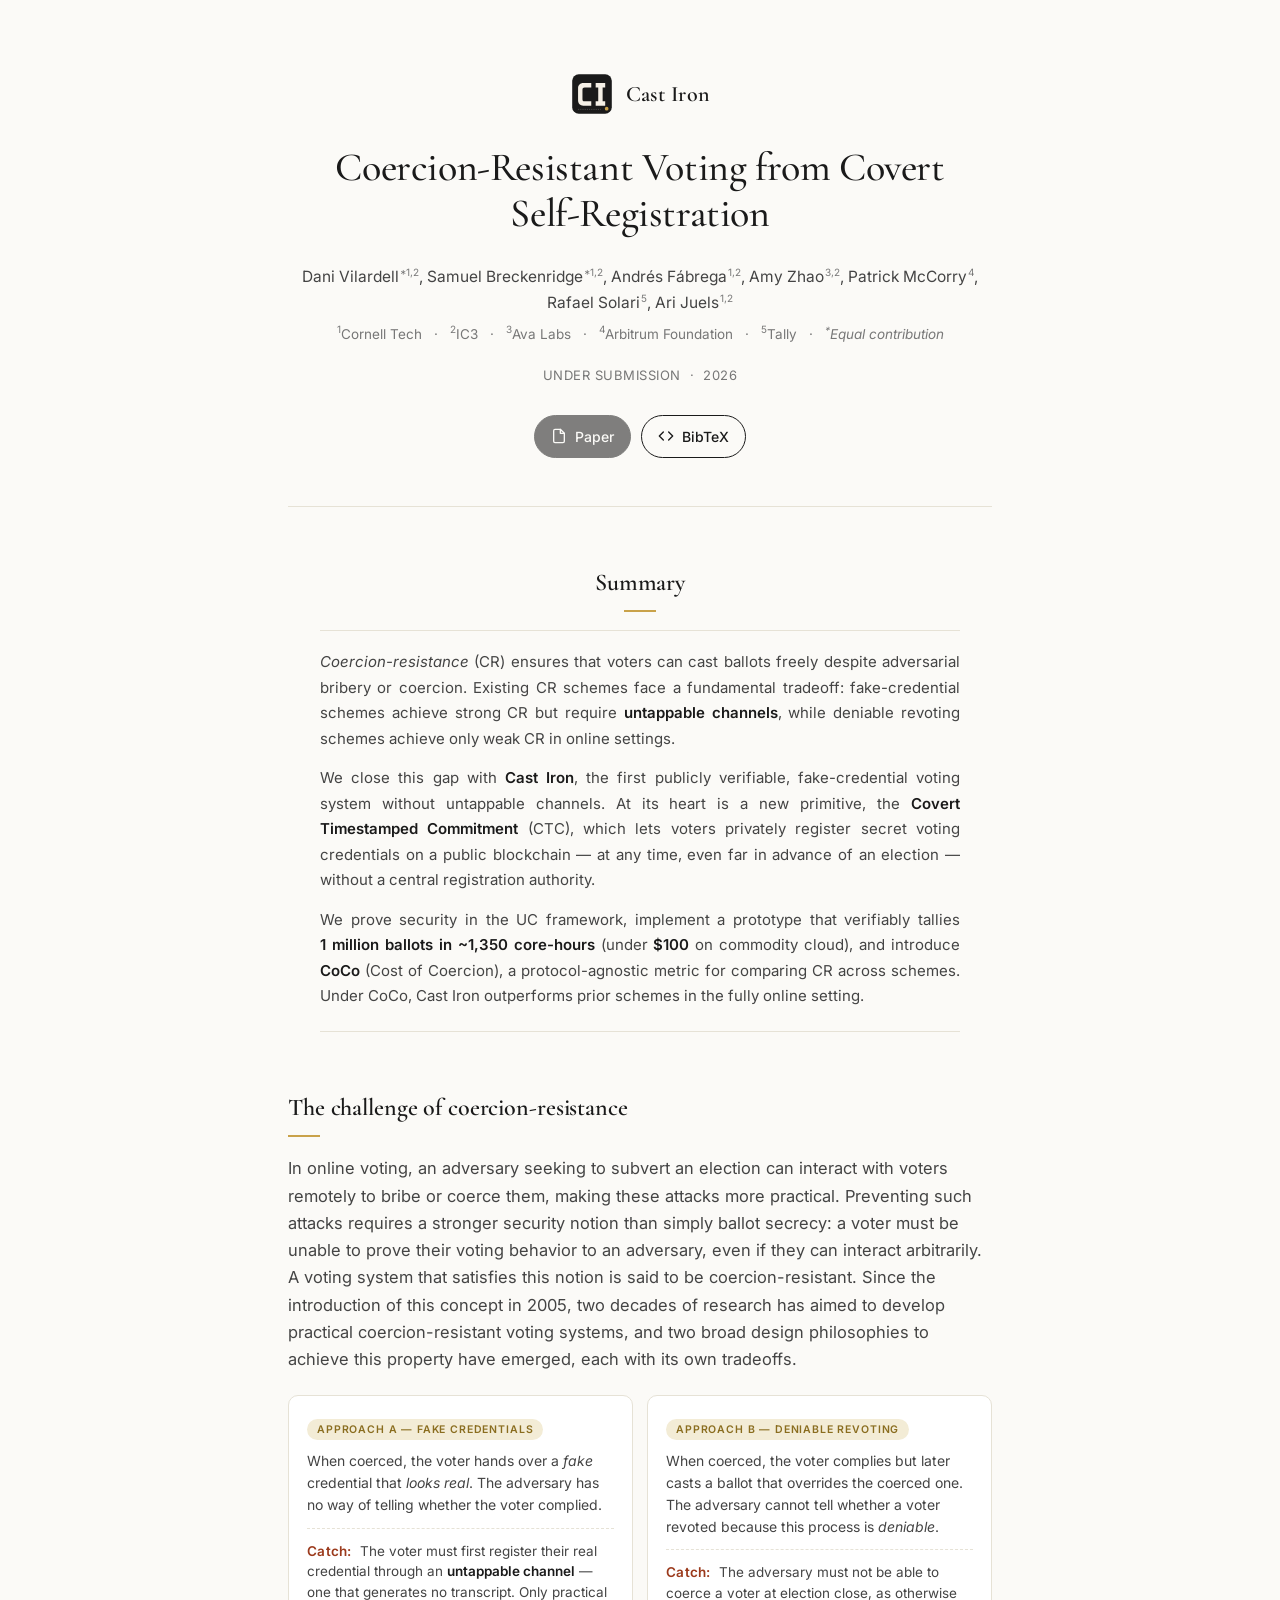
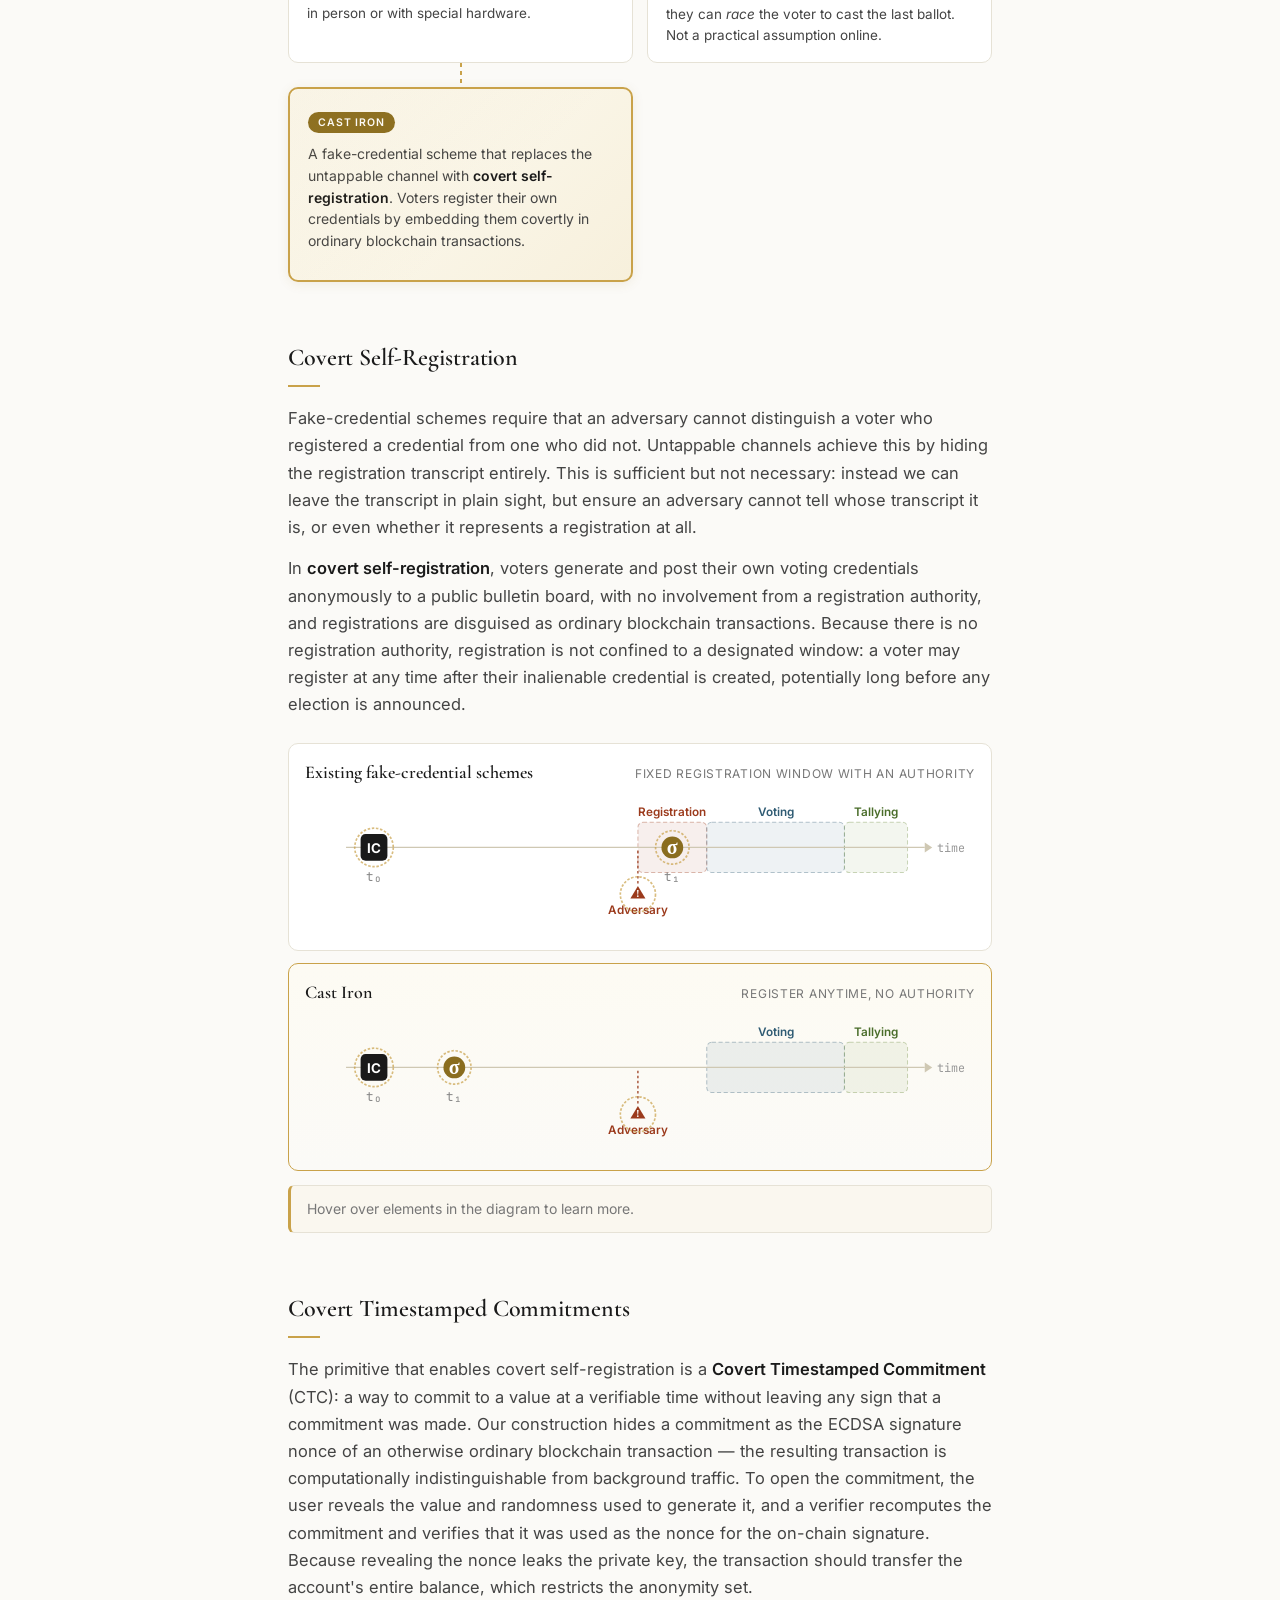
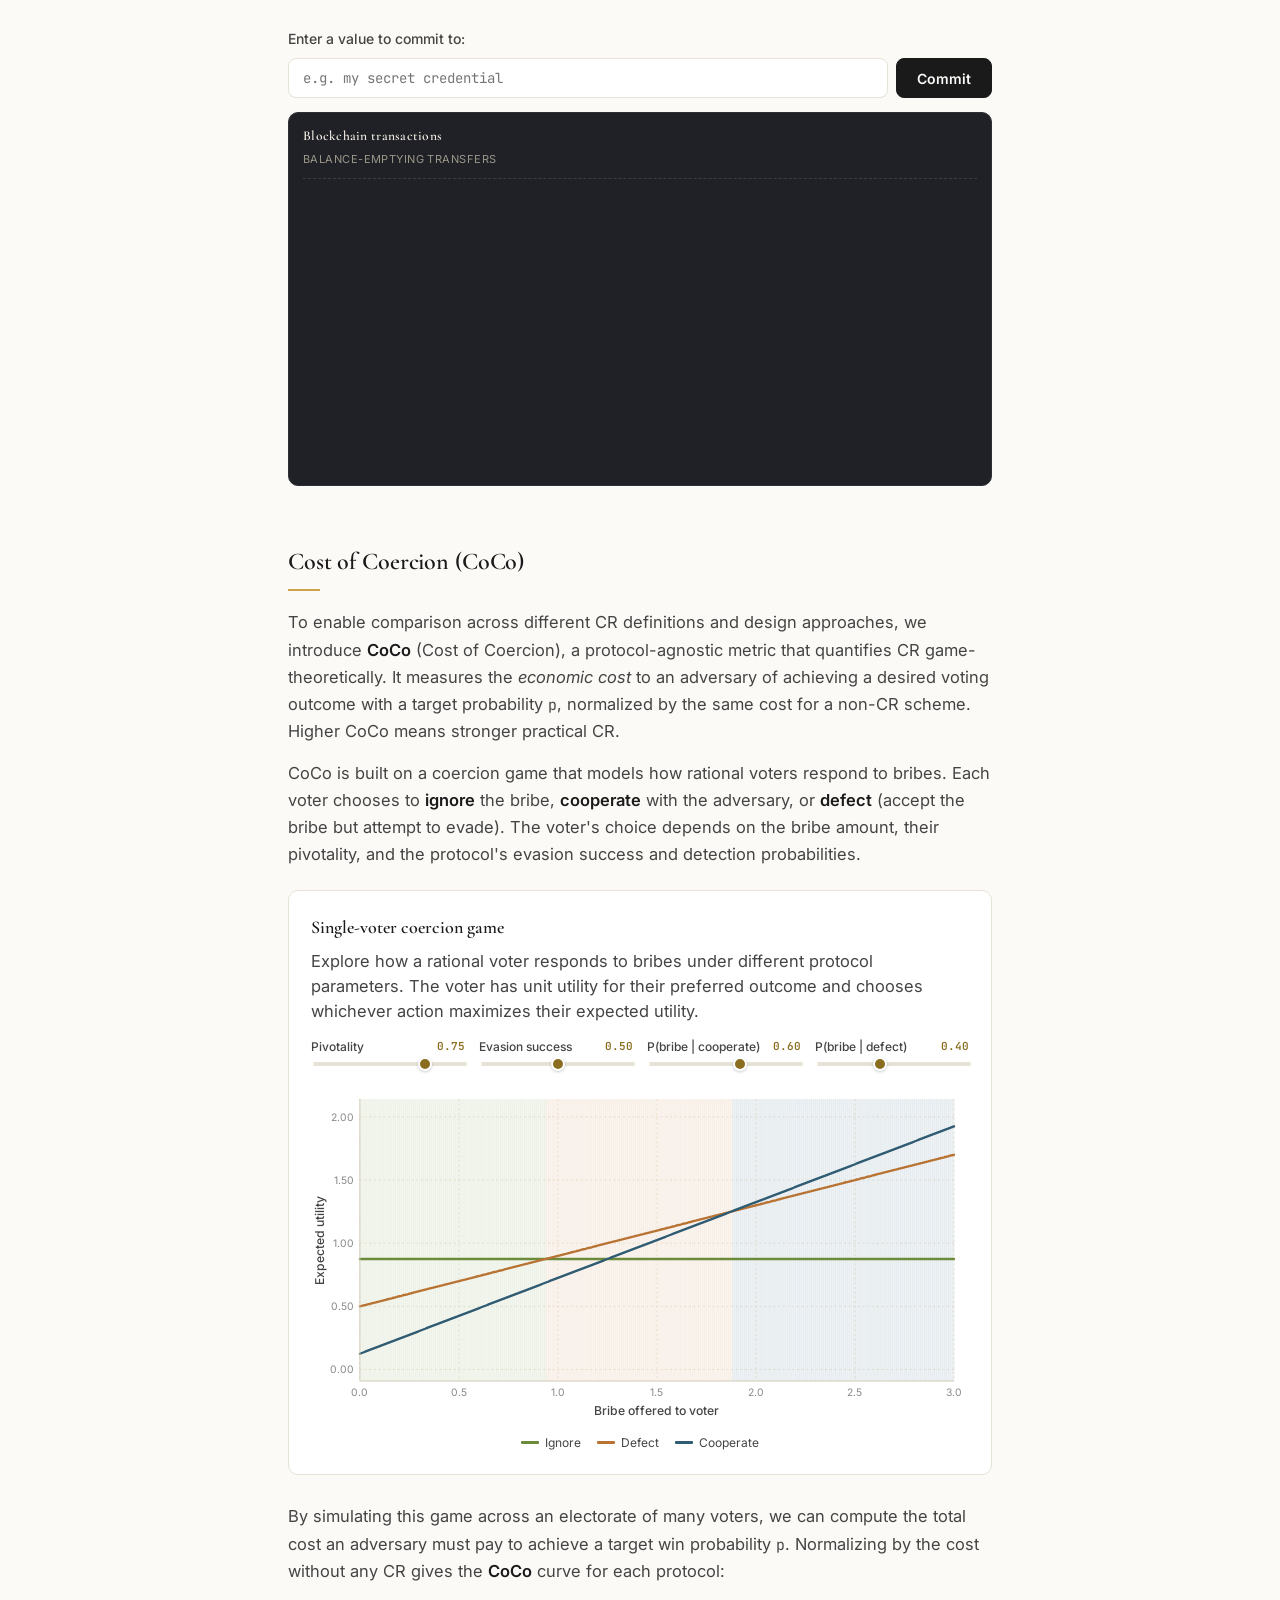
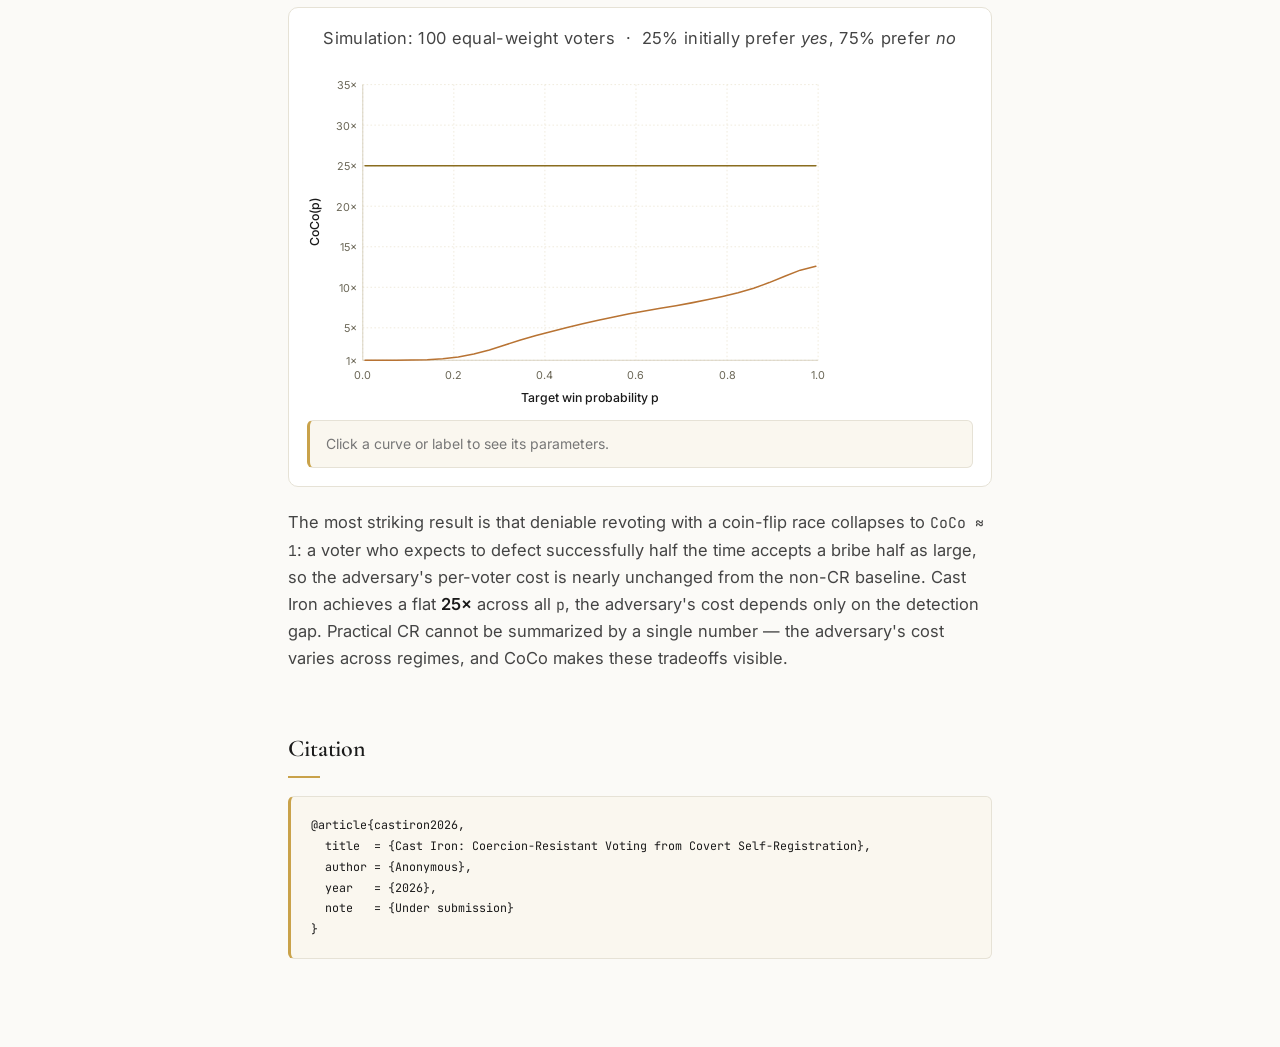
<file: websites/cast-iron/index.html>
<!DOCTYPE html>
<html lang="en">
<head>
  <meta charset="UTF-8" />
  <meta name="viewport" content="width=device-width, initial-scale=1.0" />
  <title>Cast Iron: Coercion-Resistant Voting from Covert Self-Registration</title>
  <meta name="description" content="Cast Iron is a publicly verifiable, fake-credential voting system that replaces the untappable-channel assumption with covert self-registration on a blockchain." />
  <link rel="icon" href="logo.svg" type="image/svg+xml" />
  <link rel="preconnect" href="https://fonts.googleapis.com" />
  <link rel="preconnect" href="https://fonts.gstatic.com" crossorigin />
  <link href="https://fonts.googleapis.com/css2?family=Cormorant+Garamond:wght@400;500;600;700&family=Inter:wght@300;400;500;600&family=JetBrains+Mono:wght@400;500&display=swap" rel="stylesheet" />
  <link rel="stylesheet" href="style.css" />
  <script src="ctc_demo.js" defer></script>
  <script src="timeline.js" defer></script>
  <script src="voter_sim.js" defer></script>
  <script src="coco_plot.js" defer></script>
</head>
<body>
  <main class="page">

    <header class="hero">
      <div class="brand">
        <img src="logo.svg" alt="Cast Iron logo" class="logo" />
        <span class="brand-name">Cast&nbsp;Iron</span>
      </div>

      <h1 class="title">Coercion-Resistant Voting from Covert Self-Registration</h1>

      <p class="authors">
        <a href="#">Dani Vilardell</a><sup>*1,2</sup>,
        <a href="#">Samuel Breckenridge</a><sup>*1,2</sup>,
        <a href="#">Andrés Fábrega</a><sup>1,2</sup>,
        <a href="#">Amy Zhao</a><sup>3,2</sup>,
        <a href="#">Patrick McCorry</a><sup>4</sup>,
        <a href="#">Rafael Solari</a><sup>5</sup>,
        <a href="#">Ari Juels</a><sup>1,2</sup>
      </p>

      <p class="affiliations">
        <sup>1</sup>Cornell Tech &nbsp;&nbsp;&middot;&nbsp;&nbsp;
        <sup>2</sup>IC3 &nbsp;&nbsp;&middot;&nbsp;&nbsp;
        <sup>3</sup>Ava Labs &nbsp;&nbsp;&middot;&nbsp;&nbsp;
        <sup>4</sup>Arbitrum Foundation &nbsp;&nbsp;&middot;&nbsp;&nbsp;
        <sup>5</sup>Tally &nbsp;&nbsp;&middot;&nbsp;&nbsp;
        <span class="equal-contrib"><sup>*</sup>Equal contribution</span>
      </p>

      <p class="venue">Under submission &nbsp;&middot;&nbsp; 2026</p>

      <nav class="actions">
        <a class="btn btn-primary" href="#" target="_blank" rel="noopener" aria-disabled="true">
          <svg viewBox="0 0 24 24" width="16" height="16" fill="none" stroke="currentColor" stroke-width="2" stroke-linecap="round" stroke-linejoin="round"><path d="M14 2H6a2 2 0 0 0-2 2v16a2 2 0 0 0 2 2h12a2 2 0 0 0 2-2V8z"/><polyline points="14 2 14 8 20 8"/></svg>
          Paper
        </a>
        <a class="btn" href="#bibtex">
          <svg viewBox="0 0 24 24" width="16" height="16" fill="none" stroke="currentColor" stroke-width="2" stroke-linecap="round" stroke-linejoin="round"><polyline points="16 18 22 12 16 6"/><polyline points="8 6 2 12 8 18"/></svg>
          BibTeX
        </a>
      </nav>
    </header>

    <section class="section abstract">
      <h2>Summary</h2>
      <div class="abstract-body">
        <p>
          <em>Coercion-resistance</em> (CR) ensures that voters can cast ballots freely despite adversarial bribery or coercion. Existing CR schemes face a fundamental tradeoff: fake-credential schemes achieve strong CR but require <strong>untappable channels</strong>, while deniable revoting schemes achieve only weak CR in online settings.
        </p>
        <p>
          We close this gap with <strong>Cast Iron</strong>, the first publicly verifiable, fake-credential voting system without untappable channels. At its heart is a new primitive, the <strong>Covert Timestamped Commitment</strong> (CTC), which lets voters privately register secret voting credentials on a public blockchain &mdash; at any time, even far in advance of an election &mdash; without a central registration authority.
        </p>
        <p>
          We prove security in the UC framework, implement a prototype that verifiably tallies <strong>1&nbsp;million ballots in ~1,350 core-hours</strong> (under <strong>$100</strong> on commodity cloud), and introduce <strong>CoCo</strong> (Cost of Coercion), a protocol-agnostic metric for comparing CR across schemes. Under CoCo, Cast Iron outperforms prior schemes in the fully online setting.
        </p>
      </div>
    </section>

    <section class="section" id="challenge">
      <h2>The challenge of coercion-resistance</h2>
      <p>
        In online voting, an adversary seeking to subvert an election can interact with voters remotely to bribe or coerce them, making these attacks more practical. Preventing such attacks requires a stronger security notion than simply ballot secrecy: a voter must be unable to prove their voting behavior to an adversary, even if they can interact arbitrarily. A voting system that satisfies this notion is said to be coercion-resistant. Since the introduction of this concept in 2005, two decades of research has aimed to develop practical coercion-resistant voting systems, and two broad design philosophies to achieve this property have emerged, each with its own tradeoffs.
      </p>

      <div class="dilemma">
        <article class="dilemma-card">
          <div class="dilemma-tag">Approach&nbsp;A &mdash; Fake credentials</div>
          <p class="dilemma-mech">When coerced, the voter hands over a <em>fake</em> credential that <em>looks real</em>. The adversary has no way of telling whether the voter complied.</p>
          <p class="dilemma-issue"><span class="dilemma-issue-label">Catch:</span> The voter must first register their real credential through an <strong>untappable channel</strong> &mdash; one that generates no transcript. Only practical in person or with special hardware.</p>
        </article>

        <article class="dilemma-card">
          <div class="dilemma-tag">Approach&nbsp;B &mdash; Deniable revoting</div>
          <p class="dilemma-mech">When coerced, the voter complies but later casts a ballot that overrides the coerced one. The adversary cannot tell whether a voter revoted because this process is <em>deniable</em>.</p>
          <p class="dilemma-issue"><span class="dilemma-issue-label">Catch:</span> The adversary must not be able to coerce a voter at election close, as otherwise they can <em>race</em> the voter to cast the last ballot. Not a practical assumption online.</p>
        </article>
      </div>

      <div class="castiron-bridge" aria-hidden="true">
        <div class="castiron-connector"></div>
      </div>
      <article class="dilemma-card castiron-card">
        <div class="dilemma-tag castiron-tag">Cast Iron</div>
        <p class="dilemma-mech">A fake-credential scheme that replaces the untappable channel with <strong>covert self-registration</strong>. Voters register their own credentials by embedding them covertly in ordinary blockchain transactions.</p>
      </article>
    </section>

    <section class="section" id="insight">
      <h2>Covert Self-Registration</h2>
      <p>
        Fake-credential schemes require that an adversary cannot distinguish a voter who registered a credential from one who did not. Untappable channels achieve this by hiding the registration transcript entirely. This is sufficient but not necessary: instead we can leave the transcript in plain sight, but ensure an adversary cannot tell whose transcript it is, or even whether it represents a registration at all.
      </p>
      <p>
        In <strong>covert self-registration</strong>, voters generate and post their own voting credentials anonymously to a public bulletin board, with no involvement from a registration authority, and registrations are disguised as ordinary blockchain transactions. Because there is no registration authority, registration is not confined to a designated window: a voter may register at any time after their inalienable credential is created, potentially long before any election is announced.
      </p>

      <div class="timeline-stage" aria-label="Election timeline comparison">
        <div class="tl-track" data-track="existing">
          <div class="tl-track-label">
            <span class="tl-track-name">Existing fake-credential schemes</span>
            <span class="tl-track-sub">fixed registration window with an authority</span>
          </div>
          <div class="tl-canvas">
            <svg viewBox="0 0 800 170" preserveAspectRatio="xMidYMid meet" aria-hidden="true"></svg>
          </div>
        </div>

        <div class="tl-track" data-track="cast-iron">
          <div class="tl-track-label">
            <span class="tl-track-name">Cast Iron</span>
            <span class="tl-track-sub">register anytime, no authority</span>
          </div>
          <div class="tl-canvas">
            <svg viewBox="0 0 800 170" preserveAspectRatio="xMidYMid meet" aria-hidden="true"></svg>
          </div>
        </div>

        <div class="tl-description" id="tl-description">Hover over elements in the diagram to learn more.</div>
      </div>
    </section>

    <section class="section" id="ctc">
      <h2>Covert Timestamped Commitments</h2>
      <p>
        The primitive that enables covert self-registration is a <strong>Covert Timestamped Commitment</strong> (CTC): a way to commit to a value at a verifiable time without leaving any sign that a commitment was made. Our construction hides a commitment as the ECDSA signature nonce of an otherwise ordinary blockchain transaction &mdash; the resulting transaction is computationally indistinguishable from background traffic. To open the commitment, the user reveals the value and randomness used to generate it, and a verifier recomputes the commitment and verifies that it was used as the nonce for the on-chain signature. Because revealing the nonce leaks the private key, the transaction should transfer the account's entire balance, which restricts the anonymity set.
      </p>

      <div class="ctc-demo" aria-label="Covert Timestamped Commitment demonstration">
        <div class="ctc-commit-panel">
          <label class="ctc-input-label" for="ctc-input">Enter a value to commit to:</label>
          <div class="ctc-input-row">
            <input type="text" id="ctc-input" class="ctc-input" placeholder="e.g. my secret credential" maxlength="64" />
            <button id="ctc-commit-btn" class="ctc-btn">Commit</button>
          </div>
        </div>

        <div class="ctc-stage">
          <div class="ctc-feed-label">
            <span class="ctc-chain-name">Blockchain transactions</span>
            <span class="ctc-chain-sub">balance-emptying transfers</span>
          </div>
          <div class="ctc-feed" id="ctc-feed" role="list"></div>
        </div>

        <div class="ctc-open-panel" id="ctc-open-panel">
          <p class="ctc-open-prompt">One of these transactions contains your commitment. Can you tell which one?</p>
          <button id="ctc-open-btn" class="ctc-btn ctc-btn-reveal">Open commitment</button>
        </div>

        <div class="ctc-verify" id="ctc-verify"></div>
      </div>

    </section>

    <section class="section" id="coco">
      <h2>Cost of Coercion (CoCo)</h2>
      <p>
        To enable comparison across different CR definitions and design approaches, we introduce <strong>CoCo</strong> (Cost of Coercion), a protocol-agnostic metric that quantifies CR game-theoretically. It measures the <em>economic cost</em> to an adversary of achieving a desired voting outcome with a target probability <code>p</code>, normalized by the same cost for a non-CR scheme. Higher CoCo means stronger practical CR.
      </p>
      <p>
        CoCo is built on a coercion game that models how rational voters respond to bribes. Each voter chooses to <strong>ignore</strong> the bribe, <strong>cooperate</strong> with the adversary, or <strong>defect</strong> (accept the bribe but attempt to evade). The voter's choice depends on the bribe amount, their pivotality, and the protocol's evasion success and detection probabilities.
      </p>

      <div class="voter-sim-wrap">
        <h3 class="voter-sim-title">Single-voter coercion game</h3>
        <p class="voter-sim-desc">
          Explore how a rational voter responds to bribes under different protocol parameters. The voter has unit utility for their preferred outcome and chooses whichever action maximizes their expected utility.
        </p>
        <div class="voter-sim-layout">
          <div class="voter-sim-controls" id="voter-sim-controls"></div>
          <div class="voter-sim-chart" id="voter-sim-chart"></div>
        </div>
      </div>

      <p>
        By simulating this game across an electorate of many voters, we can compute the total cost an adversary must pay to achieve a target win probability <code>p</code>. Normalizing by the cost without any CR gives the <strong>CoCo</strong> curve for each protocol:
      </p>

      <div class="coco-plot-wrap">
        <p class="coco-caption">Simulation: 100 equal-weight voters &nbsp;&middot;&nbsp; 25% initially prefer <em>yes</em>, 75% prefer <em>no</em></p>
        <div class="coco-plot" data-plot="coco" aria-label="Cost of Coercion across protocols"></div>
        <div class="coco-description">Click a curve or label to see its parameters.</div>
      </div>

      <p>
        The most striking result is that deniable revoting with a coin-flip race collapses to <code>CoCo &approx; 1</code>: a voter who expects to defect successfully half the time accepts a bribe half as large, so the adversary's per-voter cost is nearly unchanged from the non-CR baseline. Cast Iron achieves a flat <strong>25&times;</strong> across all <code>p</code>, the adversary's cost depends only on the detection gap. Practical CR cannot be summarized by a single number &mdash; the adversary's cost varies across regimes, and CoCo makes these tradeoffs visible.
      </p>
    </section>

    <section class="section" id="bibtex">
      <h2>Citation</h2>
      <pre class="bibtex"><code>@article{castiron2026,
  title  = {Cast Iron: Coercion-Resistant Voting from Covert Self-Registration},
  author = {Anonymous},
  year   = {2026},
  note   = {Under submission}
}</code></pre>
    </section>

  </main>
</body>
</html>
</file>
<file: websites/b-privacy/style.css>
:root {
  --bg: #fbfaf7;
  --surface: #ffffff;
  --ink: #1a1a1a;
  --ink-soft: #444;
  --muted: #777;
  --rule: #e6e2d6;
  --accent: #8a6d1f;
  --accent-soft: #c9a24a;
  --serif: 'Cormorant Garamond', 'Iowan Old Style', Georgia, 'Times New Roman', serif;
  --sans: 'Inter', -apple-system, BlinkMacSystemFont, 'Segoe UI', Helvetica, Arial, sans-serif;
  --max: 760px;
}

* {
  box-sizing: border-box;
}

html, body {
  margin: 0;
  padding: 0;
}

body {
  background: var(--bg);
  color: var(--ink);
  font-family: var(--sans);
  font-size: 16px;
  line-height: 1.65;
  -webkit-font-smoothing: antialiased;
  text-rendering: optimizeLegibility;
}

a {
  color: var(--ink);
  text-decoration: none;
  border-bottom: 1px solid var(--rule);
  transition: border-color 120ms ease, color 120ms ease;
}
a:hover {
  border-bottom-color: var(--accent);
  color: var(--accent);
}

.page {
  max-width: var(--max);
  margin: 0 auto;
  padding: 72px 28px 32px;
}

/* ---------- Hero ---------- */

.hero {
  text-align: center;
  padding-bottom: 48px;
  border-bottom: 1px solid var(--rule);
  margin-bottom: 56px;
}

.brand {
  display: inline-flex;
  align-items: center;
  gap: 12px;
  margin-bottom: 28px;
}

.logo {
  width: 44px;
  height: 44px;
  display: block;
}

.brand-name {
  font-family: var(--serif);
  font-size: 22px;
  font-weight: 600;
  letter-spacing: 0.02em;
  color: var(--ink);
}

.title {
  font-family: var(--serif);
  font-weight: 500;
  font-size: clamp(28px, 4.5vw, 40px);
  line-height: 1.15;
  letter-spacing: -0.01em;
  margin: 0 auto 28px;
  max-width: 620px;
  color: var(--ink);
}

.authors {
  font-size: 15.5px;
  margin: 0 0 6px;
  color: var(--ink-soft);
}
.authors a {
  border-bottom: none;
  color: var(--ink-soft);
}
.authors a:hover { color: var(--accent); }
.authors sup { font-size: 10px; color: var(--muted); margin-left: 1px; }

.affiliations {
  font-size: 13.5px;
  color: var(--muted);
  margin: 4px 0 20px;
}
.affiliations sup { font-size: 10px; }
.affiliations .equal-contrib {
  font-style: italic;
}

.venue {
  font-size: 13px;
  color: var(--muted);
  font-family: var(--sans);
  letter-spacing: 0.04em;
  text-transform: uppercase;
  margin: 0 0 28px;
}

.actions {
  display: flex;
  flex-wrap: wrap;
  gap: 10px;
  justify-content: center;
}

.btn {
  display: inline-flex;
  align-items: center;
  gap: 8px;
  padding: 9px 16px;
  font-size: 14px;
  font-weight: 500;
  border: 1px solid var(--ink);
  border-radius: 999px;
  background: transparent;
  color: var(--ink);
  transition: background 150ms ease, color 150ms ease, transform 150ms ease;
}
.btn:hover {
  background: var(--ink);
  color: var(--bg);
  transform: translateY(-1px);
}
.btn-primary {
  background: var(--ink);
  color: var(--bg);
}
.btn-primary:hover {
  background: var(--accent);
  border-color: var(--accent);
  color: #fff;
}

/* ---------- Sections ---------- */

.section {
  margin: 56px 0;
}

.section h2 {
  font-family: var(--serif);
  font-weight: 600;
  font-size: 24px;
  letter-spacing: -0.005em;
  margin: 0 0 18px;
  color: var(--ink);
}
.section h2::after {
  content: '';
  display: block;
  width: 32px;
  height: 2px;
  background: var(--accent-soft);
  margin-top: 8px;
}

.section p {
  color: var(--ink-soft);
  font-size: 16.5px;
  margin: 0 0 14px;
}

.section strong { color: var(--ink); font-weight: 600; }

.abstract h2 { text-align: center; }
.abstract h2::after { margin-left: auto; margin-right: auto; }

.abstract .abstract-body {
  max-width: 640px;
  margin: 0 auto;
  padding: 18px 0 6px;
  border-top: 1px solid var(--rule);
  border-bottom: 1px solid var(--rule);
}
.abstract .abstract-body p {
  font-size: 15px;
  line-height: 1.7;
  color: var(--ink-soft);
  margin: 0 0 14px;
  text-align: justify;
  hyphens: auto;
}
.abstract .abstract-body p:last-child { margin-bottom: 16px; }

/* ---------- Cards ---------- */

.cards {
  display: grid;
  grid-template-columns: repeat(auto-fit, minmax(260px, 1fr));
  gap: 16px;
}

.card {
  background: var(--surface);
  border: 1px solid var(--rule);
  border-radius: 10px;
  padding: 20px 22px;
  transition: border-color 150ms ease, transform 150ms ease;
}
.card:hover {
  border-color: var(--accent-soft);
  transform: translateY(-2px);
}

.card h3 {
  font-family: var(--serif);
  font-weight: 600;
  font-size: 18px;
  margin: 0 0 8px;
  color: var(--ink);
}
.card p {
  font-size: 14.5px;
  line-height: 1.55;
  color: var(--ink-soft);
  margin: 0;
}

/* ---------- Figure ---------- */

.figure-section .diagram {
  margin: 0;
  padding: 24px;
  background: var(--surface);
  border: 1px solid var(--rule);
  border-radius: 10px;
}
.diagram svg {
  width: 100%;
  height: auto;
  display: block;
}
.diagram figcaption {
  font-size: 13.5px;
  color: var(--muted);
  line-height: 1.55;
  margin-top: 14px;
  text-align: center;
  font-style: italic;
}

/* ---------- Aavegotchi case study ---------- */

.aave-figure {
  margin: 18px 0 8px;
  padding: 20px;
  background: var(--surface);
  border: 1px solid var(--rule);
  border-radius: 10px;
  text-align: center;
}
.aave-figure img {
  display: block;
  width: 100%;
  max-width: 760px;
  height: auto;
  margin: 0 auto;
}
.aave-figure figcaption {
  font-size: 13.5px;
  color: var(--muted);
  line-height: 1.6;
  margin-top: 14px;
  text-align: center;
  font-style: italic;
  max-width: 640px;
  margin-left: auto;
  margin-right: auto;
}

/* ---------- BibTeX ---------- */

.bibtex {
  background: #faf7ef;
  border: 1px solid var(--rule);
  border-left: 3px solid var(--accent-soft);
  border-radius: 6px;
  padding: 18px 20px;
  margin: 0;
  overflow-x: auto;
  font-family: 'SF Mono', ui-monospace, 'Menlo', 'Consolas', monospace;
  font-size: 13px;
  line-height: 1.6;
  color: var(--ink);
}
.bibtex code { font-family: inherit; }

/* ---------- DAO Comparison Plot ---------- */

.dao-plot-wrap {
  margin-top: 14px;
  margin-bottom: 0;
}

.dao-plot {
  width: 100%;
}

.dao-plot svg {
  width: 100%;
  height: auto;
  display: block;
}

.dao-plot-wrap .caption {
  margin-top: -24px;
  margin-bottom: 0;
}

.dao-axis-line { stroke: #cfc8b3; stroke-width: 1; }
.dao-grid { stroke: #ece6d3; stroke-width: 1; stroke-dasharray: 2 3; }
.dao-tick {
  font-family: var(--sans);
  font-size: 11px;
  fill: #6b6757;
}
.dao-axis-title {
  font-family: var(--sans);
  font-size: 12px;
  fill: var(--ink);
  font-weight: 500;
}
.dao-bar {
  fill: var(--accent);
  transition: fill 200ms ease, opacity 200ms ease;
}
.dao-bar:hover {
  fill: var(--accent-soft);
  opacity: 0.9;
}
.dao-label {
  font-family: var(--sans);
  font-size: 10px;
  fill: var(--ink-soft);
  text-anchor: end;
}
.dao-value {
  font-family: var(--sans);
  font-size: 10px;
  fill: var(--accent);
  font-weight: 600;
  text-anchor: middle;
}

/* ---------- Deanonymize Demo ---------- */

#deanonymize .deanon {
  --unit: clamp(10px, 3.2vw, 32px);
  --color-a: #1d3a5f;
  --color-b: #9b3a1c;
  margin-top: 28px;
}

.bars {
  display: flex;
  flex-direction: column;
  gap: 14px;
  margin-bottom: 24px;
}

.bars .row {
  display: grid;
  grid-template-columns: 84px 1fr 32px;
  gap: 14px;
  align-items: center;
}

.row-label {
  font-family: var(--serif);
  font-size: 16px;
  font-weight: 600;
  color: var(--ink);
  text-align: right;
}

.row-total {
  font-family: var(--serif);
  font-size: 20px;
  font-weight: 600;
  color: var(--ink);
  text-align: left;
}

.bar {
  display: flex;
  height: 42px;
  align-items: stretch;
  background: #eee7d4;
  border-radius: 7px;
  overflow: hidden;
  width: fit-content;
  max-width: 100%;
  transition: background 400ms ease;
}

.seg {
  width: calc(var(--w) * var(--unit));
  background: #d9cfb3;
  color: transparent;
  font-weight: 600;
  font-size: 15px;
  display: flex;
  align-items: center;
  justify-content: center;
  transition: width 1100ms cubic-bezier(0.7, 0, 0.3, 1),
              background 700ms ease,
              color 700ms ease,
              opacity 900ms ease;
  flex: none;
  overflow: hidden;
}

.seg.revealed + .seg.revealed {
  border-left: 1px solid rgba(255, 255, 255, 0.55);
}

.bar-a .seg.revealed { background: var(--color-a); color: #fff; }
.bar-b .seg.revealed { background: var(--color-b); color: #fff; }

.seg.revealed { animation: segPulse 550ms ease; }
@keyframes segPulse {
  0%   { filter: brightness(1); }
  40%  { filter: brightness(1.45); }
  100% { filter: brightness(1); }
}

.seg.removed {
  width: 0;
  opacity: 0;
}

.narration {
  min-height: 56px;
  margin-bottom: 22px;
  display: flex;
  align-items: center;
}
.narration .step {
  margin: 0;
  padding: 2px 0 2px 14px;
  border-left: 2px solid var(--accent-soft);
  font-size: 15px;
  color: var(--ink-soft);
  display: none;
}
.narration .step.active {
  display: block;
  animation: narrateIn 360ms ease;
}
.narration .step b { color: var(--ink); font-weight: 600; }
.narration .step .vote-a { color: var(--color-a); font-weight: 600; }
.narration .step .vote-b { color: var(--color-b); font-weight: 600; }
@keyframes narrateIn {
  from { opacity: 0; transform: translateY(4px); }
  to   { opacity: 1; transform: translateY(0); }
}

.ledger {
  display: flex;
  flex-wrap: wrap;
  gap: 8px;
  margin-bottom: 22px;
  min-height: 34px;
}

.ledger-chip {
  padding: 4px 10px 4px 12px;
  font-size: 13px;
  border-radius: 999px;
  background: transparent;
  border: 1px solid var(--rule);
  color: var(--ink-soft);
  display: inline-flex;
  align-items: center;
  gap: 8px;
  opacity: 0;
  transform: translateY(8px);
  transition: opacity 600ms ease, transform 600ms ease;
}
.ledger-chip b { color: var(--ink); font-weight: 700; }
.ledger-chip em {
  font-style: normal;
  font-size: 11.5px;
  padding: 2px 9px;
  border-radius: 999px;
  color: #fff;
  letter-spacing: 0.02em;
}
.ledger-chip[data-step="1"] em,
.ledger-chip[data-step="4"] em,
.ledger-chip[data-step="5"] em { background: var(--color-a); }
.ledger-chip[data-step="2"] em,
.ledger-chip[data-step="3"] em { background: var(--color-b); }
.ledger-chip.shown { opacity: 1; transform: translateY(0); }

.narration .attack-tag {
  display: inline-block;
  font-size: 10.5px;
  font-weight: 600;
  letter-spacing: 0.06em;
  text-transform: uppercase;
  padding: 1px 8px;
  border-radius: 999px;
  background: #f3ecd6;
  color: var(--accent);
  margin-right: 9px;
  vertical-align: 2px;
}
.narration .attack-tag.whale {
  background: #f5e0d6;
  color: var(--color-b);
}
.narration .attack-tag.precision {
  background: #e4ecf5;
  color: var(--color-a);
}

@media (prefers-reduced-motion: reduce) {
  .seg, .ledger-chip, .narration .step {
    transition: none !important;
    animation: none !important;
  }
}

/* ---------- Plots: shared ---------- */

.section .caption {
  font-size: 13.5px;
  font-style: italic;
  color: var(--muted);
  margin: 14px 0 0;
  line-height: 1.55;
}

.plot-svg {
  width: 100%;
  height: auto;
  display: block;
}

.plot-svg .tick-text {
  font-family: var(--sans);
  font-size: 11px;
  fill: #6b6757;
}

.plot-svg .axis-title-lg {
  font-family: var(--sans);
  font-size: 13px;
  fill: var(--ink);
  font-weight: 500;
}

.plot-svg .legend-title {
  font-family: var(--sans);
  font-size: 11px;
  font-weight: 600;
  fill: var(--ink);
  letter-spacing: 0.02em;
}

.plot-svg .legend-label {
  font-family: var(--sans);
  font-size: 10.5px;
  fill: var(--ink-soft);
}

.plot-svg .phase-label {
  opacity: 0;
  transition: opacity 1600ms ease;
  pointer-events: none;
}
.plot-svg .phase-label.on { opacity: 1; }
.plot-svg .phase-label-bg {
  fill: #fbf9f2;
  stroke: #d9d3bf;
  stroke-width: 1;
}
.plot-svg .phase-label-text {
  font-family: var(--serif);
  font-size: 28px;
  font-weight: 600;
  letter-spacing: 0.01em;
  fill: var(--ink);
}

/* Aggregate plot */

.aggregate-plot-wrap {
  margin-top: 22px;
}

.plot-host {
  position: relative;
  display: block;
}

.plot-area {
  position: relative;
  width: 100%;
}

.agg-bubble {
  cursor: pointer;
  transition: fill-opacity 150ms ease, stroke-width 150ms ease;
}
.agg-bubble:hover {
  fill-opacity: 0.88;
  stroke-width: 1.4;
}

.noise-svg .bubble {
  cursor: pointer;
}

/* Tooltip */

.plot-tooltip {
  position: absolute;
  pointer-events: none;
  z-index: 5;
  background: #ffffff;
  border: 1px solid var(--rule);
  border-radius: 6px;
  padding: 8px 11px;
  font-size: 12px;
  color: var(--ink-soft);
  box-shadow: 0 2px 10px rgba(20, 20, 20, 0.08);
  min-width: 160px;
  line-height: 1.4;
}
.plot-tooltip[hidden] { display: none; }
.plot-tooltip .tt-name {
  font-family: var(--serif);
  font-size: 14px;
  font-weight: 600;
  color: var(--ink);
  margin-bottom: 4px;
}
.plot-tooltip .tt-row {
  display: flex;
  justify-content: space-between;
  gap: 12px;
}
.plot-tooltip .tt-row span:first-child { color: var(--muted); }
.plot-tooltip .tt-row span:last-child {
  color: var(--ink);
  font-variant-numeric: tabular-nums;
}

/* Bubble-size legend (HTML) */

.bubble-legend {
  margin-top: 16px;
  display: flex;
  align-items: center;
  gap: 18px;
  flex-wrap: wrap;
  font-size: 12px;
  color: var(--ink-soft);
}
.bubble-legend-title {
  font-weight: 600;
  color: var(--ink);
  letter-spacing: 0.02em;
}
.bubble-legend-items {
  display: flex;
  align-items: flex-end;
  gap: 18px;
  flex-wrap: wrap;
}
.bubble-legend-item {
  display: flex;
  flex-direction: column;
  align-items: center;
  gap: 4px;
}
.bubble-legend-dot {
  display: inline-block;
  border-radius: 50%;
  background: #1a1a1a;
  opacity: 0.62;
  border: 1px solid #5e5d57;
  box-sizing: border-box;
}
.bubble-legend-label {
  font-size: 11px;
  color: var(--muted);
  font-variant-numeric: tabular-nums;
}

/* ---------- Plots: noise comparison ---------- */

.noise-plot-wrap {
  margin-top: 22px;
}

.noise-plot {
  width: 100%;
}

.noise-svg .bubble {
  transition: cx 1700ms cubic-bezier(0.65, 0, 0.35, 1),
              cy 1700ms cubic-bezier(0.65, 0, 0.35, 1),
              fill 900ms ease,
              fill-opacity 900ms ease;
}
.noise-svg .bubble.no-trans { transition: none; }

.noise-svg .arrow-layer line {
  transition: x2 1700ms cubic-bezier(0.65, 0, 0.35, 1),
              y2 1700ms cubic-bezier(0.65, 0, 0.35, 1),
              stroke-opacity 900ms ease;
}

.noise-legend {
  display: flex;
  flex-wrap: wrap;
  gap: 22px;
  font-size: 13px;
  color: var(--ink-soft);
  margin-top: 14px;
  padding-left: 4px;
}
.noise-legend span { display: inline-flex; align-items: center; gap: 7px; }
.noise-legend .dot {
  display: inline-block;
  width: 12px; height: 12px; border-radius: 50%;
}
.noise-legend .dot-raw { background: #cdc6b3; opacity: 0.75; }
.noise-legend .dot-noise { background: #1a1a1a; }
.noise-legend .line-arrow {
  display: inline-block;
  width: 22px; height: 0;
  border-top: 1px dashed #5e5d57;
  opacity: 0.6;
}

@media (prefers-reduced-motion: reduce) {
  .noise-svg .bubble,
  .noise-svg .arrow-layer line {
    transition: none !important;
  }
}

/* ---------- Bribery game ---------- */

.bribe-lab {
  margin-top: 28px;
  --color-a: #1d3a5f;
  --color-b: #9b3a1c;
  --cell-ink: #1a1a1a;
  --cell-soft: #55524a;
  --cell-bg: #ffffff;
  --cell-rule: #e6e2d6;
}

.bribe-phase {
  display: inline-flex;
  align-items: center;
  gap: 12px;
  padding: 6px 16px;
  border-radius: 999px;
  background: #f3ecd6;
  border: 1px solid var(--rule);
  margin-bottom: 20px;
  flex-wrap: wrap;
}
.bribe-phase-step {
  font-size: 10.5px;
  letter-spacing: 0.08em;
  text-transform: uppercase;
  color: var(--accent);
  font-weight: 600;
}
.bribe-phase-label {
  font-family: var(--serif);
  font-size: 15px;
  font-weight: 600;
  color: var(--ink);
}
.bribe-phase-dots {
  display: inline-flex;
  gap: 5px;
  align-items: center;
  padding-left: 6px;
  border-left: 1px solid var(--rule);
}
.bribe-phase-dots .dot {
  width: 7px;
  height: 7px;
  border-radius: 50%;
  background: #d9cfb3;
  transition: background 250ms ease, transform 250ms ease;
  cursor: pointer;
}
.bribe-phase-dots .dot:hover { background: #c9a24a; transform: scale(1.2); }
.bribe-phase-dots .dot.done { background: var(--accent-soft); }
.bribe-phase-dots .dot.current { background: var(--accent); transform: scale(1.35); }

.bribe-grid {
  display: grid;
  grid-template-columns: repeat(3, minmax(0, 1fr));
  grid-template-rows: repeat(7, auto);
  gap: 14px;
}

.bribe-cell {
  background: var(--cell-bg);
  border: 1px solid var(--cell-rule);
  border-radius: 10px;
  padding: 16px 14px 14px;
  grid-row: 1 / -1;
  display: grid;
  grid-template-rows: subgrid;
  row-gap: 10px;
  min-width: 0;
}
.bribe-cell header {
  padding-bottom: 10px;
  border-bottom: 1px solid var(--cell-rule);
}
.bribe-cell h3 {
  font-family: var(--serif);
  font-size: 17px;
  font-weight: 600;
  margin: 0 0 4px;
  color: var(--cell-ink);
}
.bribe-sub {
  font-size: 12px;
  color: var(--cell-soft);
  margin: 0;
  line-height: 1.45;
}

.bribe-cell .slot {
  display: flex;
  flex-direction: column;
  gap: 5px;
  opacity: 0;
  visibility: hidden;
  transform: translateY(4px);
  transition: opacity 450ms ease, transform 450ms ease, visibility 0s linear 450ms;
  pointer-events: none;
}
.bribe-cell .slot.visible {
  opacity: 1;
  visibility: visible;
  transform: translateY(0);
  transition: opacity 450ms ease, transform 450ms ease, visibility 0s linear 0s;
  pointer-events: auto;
}
.bribe-cell .slot.current {
  outline: 2px solid var(--accent-soft);
  outline-offset: 4px;
  border-radius: 10px;
}
.bribe-cell .slot-label {
  font-size: 10.5px;
  letter-spacing: 0.08em;
  text-transform: uppercase;
  color: var(--accent);
  font-weight: 600;
}

.bribe-cell .actors {
  display: flex;
  justify-content: space-between;
  align-items: center;
  padding: 2px 4px 6px;
}
.bribe-cell .actor {
  display: flex;
  flex-direction: column;
  align-items: center;
  gap: 4px;
  flex: 0 0 auto;
}
.bribe-cell .avatar {
  width: 34px;
  height: 34px;
  display: block;
}
.bribe-cell .actor-name {
  font-size: 10.5px;
  color: var(--cell-soft);
  letter-spacing: 0.02em;
}

.bribe-cell .bubble {
  position: relative;
  font-size: 12.5px;
  line-height: 1.45;
  color: var(--cell-ink);
  background: #faf7ef;
  border: 1px solid var(--cell-rule);
  border-radius: 10px;
  padding: 8px 11px;
  min-height: 42px;
}
.bribe-cell .bubble p {
  margin: 0;
}
.bribe-cell .bubble-adv::before,
.bribe-cell .bubble-voter::before {
  content: '';
  position: absolute;
  top: -7px;
  width: 10px;
  height: 10px;
  background: #faf7ef;
  border-left: 1px solid var(--cell-rule);
  border-top: 1px solid var(--cell-rule);
  transform: rotate(45deg);
}
.bribe-cell .bubble-adv::before { left: 16px; }
.bribe-cell .bubble-voter::before { right: 16px; }
.bribe-cell .bubble-adv { background: #efe8d3; border-color: #ddd2ac; }
.bribe-cell .bubble-adv::before { background: #efe8d3; border-color: #ddd2ac; }
.bribe-cell .bubble-voter { background: #e9eef5; border-color: #c8d3e2; }
.bribe-cell .bubble-voter::before { background: #e9eef5; border-color: #c8d3e2; }

.bribe-cell .tally-view {
  background: #fbf9f2;
  border: 1px dashed var(--cell-rule);
  border-radius: 8px;
  padding: 10px 12px;
  min-height: 58px;
}
.bribe-cell .tally-inner {
  font-size: 12px;
  line-height: 1.55;
  color: var(--cell-ink);
  font-variant-numeric: tabular-nums;
}
.bribe-cell .tally-inner .tv-title {
  font-family: var(--serif);
  font-size: 12px;
  color: var(--cell-soft);
  letter-spacing: 0.04em;
  text-transform: uppercase;
  margin-bottom: 6px;
}
.bribe-cell .tally-inner .tv-row {
  display: flex;
  justify-content: space-between;
  gap: 12px;
  padding: 2px 0;
}
.bribe-cell .tally-inner .tv-row b { font-weight: 600; color: var(--cell-ink); }
.bribe-cell .tally-inner .tv-row .tv-vote-a { color: var(--color-a); font-weight: 600; }
.bribe-cell .tally-inner .tv-row .tv-vote-b { color: var(--color-b); font-weight: 600; }
.bribe-cell .tally-inner .tv-bar {
  display: flex;
  align-items: center;
  gap: 8px;
}
.bribe-cell .tally-inner .tv-bar-label {
  font-size: 11px;
  color: var(--cell-soft);
  width: 62px;
  flex: 0 0 auto;
}
.bribe-cell .tally-inner .tv-bar-track {
  position: relative;
  flex: 1 1 auto;
  height: 10px;
  background: #eee7d4;
  border-radius: 4px;
  overflow: hidden;
}
.bribe-cell .tally-inner .tv-bar-fill {
  position: absolute;
  top: 0;
  bottom: 0;
  left: 0;
  background: var(--color-a);
  border-radius: 4px;
}
.bribe-cell .tally-inner .tv-bar-fill.against { background: var(--color-b); }
.bribe-cell .tally-inner .tv-bar-err {
  position: absolute;
  top: -2px;
  bottom: -2px;
  border-left: 1px dashed rgba(26,26,26,0.4);
  border-right: 1px dashed rgba(26,26,26,0.4);
}
.bribe-cell .tally-inner .tv-bar-value {
  width: 56px;
  flex: 0 0 auto;
  font-size: 11px;
  text-align: right;
  color: var(--cell-ink);
}
.bribe-cell .tally-inner .tv-winner {
  display: inline-block;
  padding: 2px 10px;
  border-radius: 999px;
  background: #1d3a5f;
  color: #fff;
  font-size: 11.5px;
  letter-spacing: 0.04em;
  text-transform: uppercase;
  font-weight: 600;
  margin-top: 4px;
}
.bribe-cell .tally-inner .tv-hidden {
  font-style: italic;
  color: var(--cell-soft);
  font-size: 11.5px;
}

.bribe-cell .verdict {
  display: flex;
  flex-direction: column;
  gap: 6px;
  padding: 10px 12px;
  border-radius: 8px;
  font-size: 12px;
  line-height: 1.45;
  background: #f6f3ea;
  border: 1px solid var(--cell-rule);
}
.bribe-cell .verdict-tag {
  display: inline-block;
  width: fit-content;
  padding: 1px 8px;
  border-radius: 999px;
  font-size: 10.5px;
  font-weight: 600;
  letter-spacing: 0.06em;
  text-transform: uppercase;
}
.bribe-cell[data-mode="public"] .verdict-tag { background: #f5e0d6; color: var(--color-b); }
.bribe-cell[data-mode="noised"] .verdict-tag { background: #f3ecd6; color: var(--accent); }
.bribe-cell[data-mode="private"] .verdict-tag { background: #dbe6d2; color: #2f5b23; }
.bribe-cell .verdict-text { color: var(--cell-ink); }

@media (max-width: 720px) {
  .bribe-grid {
    grid-template-columns: 1fr;
    grid-template-rows: none;
    grid-auto-rows: auto;
  }
  .bribe-cell {
    grid-row: auto;
    grid-template-rows: none;
    display: flex;
    flex-direction: column;
    gap: 10px;
  }
}

@media (prefers-reduced-motion: reduce) {
  .bribe-cell .slot,
  .bribe-phase-dots .dot {
    transition: none !important;
  }
}

/* ---------- Responsive ---------- */

@media (max-width: 560px) {
  .page { padding: 48px 20px 32px; }
  .hero { padding-bottom: 36px; margin-bottom: 40px; }
  .section { margin: 44px 0; }
  .btn { padding: 8px 14px; font-size: 13.5px; }
}
</file>
<file: websites/cast-iron/style.css>
:root {
  --bg: #fbfaf7;
  --surface: #ffffff;
  --ink: #1a1a1a;
  --ink-soft: #444;
  --muted: #777;
  --rule: #e6e2d6;
  --accent: #8a6d1f;
  --accent-soft: #c9a24a;
  --iron: #2c3e50;
  --iron-soft: #5a7593;
  --rust: #9b3a1c;
  --serif: 'Cormorant Garamond', 'Iowan Old Style', Georgia, 'Times New Roman', serif;
  --sans: 'Inter', -apple-system, BlinkMacSystemFont, 'Segoe UI', Helvetica, Arial, sans-serif;
  --mono: 'JetBrains Mono', 'SF Mono', ui-monospace, 'Menlo', 'Consolas', monospace;
  --max: 760px;
}

* { box-sizing: border-box; }
html, body { margin: 0; padding: 0; }

body {
  background: var(--bg);
  color: var(--ink);
  font-family: var(--sans);
  font-size: 16px;
  line-height: 1.65;
  -webkit-font-smoothing: antialiased;
  text-rendering: optimizeLegibility;
}

a {
  color: var(--ink);
  text-decoration: none;
  border-bottom: 1px solid var(--rule);
  transition: border-color 120ms ease, color 120ms ease;
}
a:hover { border-bottom-color: var(--accent); color: var(--accent); }

code, .mono { font-family: var(--mono); font-size: 0.9em; }

.page {
  max-width: var(--max);
  margin: 0 auto;
  padding: 72px 28px 32px;
}

/* ---------- Hero ---------- */

.hero {
  text-align: center;
  padding-bottom: 48px;
  border-bottom: 1px solid var(--rule);
  margin-bottom: 56px;
}

.brand {
  display: inline-flex;
  align-items: center;
  gap: 12px;
  margin-bottom: 28px;
}

.logo { width: 44px; height: 44px; display: block; }

.brand-name {
  font-family: var(--serif);
  font-size: 22px;
  font-weight: 600;
  letter-spacing: 0.02em;
  color: var(--ink);
}

.title {
  font-family: var(--serif);
  font-weight: 500;
  font-size: clamp(28px, 4.5vw, 40px);
  line-height: 1.15;
  letter-spacing: -0.01em;
  margin: 0 auto 28px;
  max-width: 620px;
  color: var(--ink);
}

.authors {
  font-size: 15.5px;
  margin: 0 0 6px;
  color: var(--ink-soft);
}
.authors a {
  border-bottom: none;
  color: var(--ink-soft);
}
.authors a:hover { color: var(--accent); }
.authors sup { font-size: 10px; color: var(--muted); margin-left: 1px; }

.affiliations {
  font-size: 13.5px;
  color: var(--muted);
  margin: 4px 0 20px;
}
.affiliations sup { font-size: 10px; }
.affiliations .equal-contrib {
  font-style: italic;
}

.venue {
  font-size: 13px;
  color: var(--muted);
  font-family: var(--sans);
  letter-spacing: 0.04em;
  text-transform: uppercase;
  margin: 0 0 28px;
}

.actions {
  display: flex;
  flex-wrap: wrap;
  gap: 10px;
  justify-content: center;
}

.btn {
  display: inline-flex;
  align-items: center;
  gap: 8px;
  padding: 9px 16px;
  font-size: 14px;
  font-weight: 500;
  border: 1px solid var(--ink);
  border-radius: 999px;
  background: transparent;
  color: var(--ink);
  transition: background 150ms ease, color 150ms ease, transform 150ms ease;
}
.btn:hover {
  background: var(--ink);
  color: var(--bg);
  transform: translateY(-1px);
}
.btn-primary { background: var(--ink); color: var(--bg); }
.btn-primary:hover { background: var(--accent); border-color: var(--accent); color: #fff; }
.btn[aria-disabled="true"] { opacity: 0.55; cursor: not-allowed; pointer-events: none; }

/* ---------- Sections ---------- */

.section { margin: 56px 0; }

.section h2 {
  font-family: var(--serif);
  font-weight: 600;
  font-size: 24px;
  letter-spacing: -0.005em;
  margin: 0 0 18px;
  color: var(--ink);
}
.section h2::after {
  content: '';
  display: block;
  width: 32px;
  height: 2px;
  background: var(--accent-soft);
  margin-top: 8px;
}

.section p {
  color: var(--ink-soft);
  font-size: 16.5px;
  margin: 0 0 14px;
}

.section strong { color: var(--ink); font-weight: 600; }

.abstract h2 { text-align: center; }
.abstract h2::after { margin-left: auto; margin-right: auto; }

.abstract .abstract-body {
  max-width: 640px;
  margin: 0 auto;
  padding: 18px 0 6px;
  border-top: 1px solid var(--rule);
  border-bottom: 1px solid var(--rule);
}
.abstract .abstract-body p {
  font-size: 15px;
  line-height: 1.7;
  color: var(--ink-soft);
  margin: 0 0 14px;
  text-align: justify;
  hyphens: auto;
}
.abstract .abstract-body p:last-child { margin-bottom: 16px; }

.section .caption {
  font-size: 13.5px;
  font-style: italic;
  color: var(--muted);
  margin: 14px 0 0;
  line-height: 1.6;
}

.pull-quote {
  font-family: var(--serif);
  font-size: 19px;
  line-height: 1.45;
  color: var(--ink);
  margin: 22px 0;
  padding: 16px 0 16px 22px;
  border-left: 3px solid var(--accent-soft);
  font-style: italic;
}

/* ---------- Dilemma cards (the challenge) ---------- */

.dilemma {
  display: grid;
  grid-template-columns: 1fr 1fr;
  gap: 14px;
  margin: 22px 0 18px;
}

.dilemma-card {
  background: var(--surface);
  border: 1px solid var(--rule);
  border-radius: 10px;
  padding: 18px 18px 16px;
  transition: border-color 200ms ease, transform 200ms ease;
}
.dilemma-card:hover {
  border-color: var(--accent-soft);
  transform: translateY(-2px);
}

.dilemma-tag {
  display: inline-block;
  font-size: 10.5px;
  font-weight: 600;
  letter-spacing: 0.08em;
  text-transform: uppercase;
  color: var(--accent);
  background: #f3ecd6;
  padding: 2px 10px;
  border-radius: 999px;
  margin-bottom: 10px;
}

.dilemma-card h3 {
  font-family: var(--serif);
  font-weight: 600;
  font-size: 19px;
  margin: 0 0 8px;
  color: var(--ink);
}

.dilemma-card .dilemma-mech {
  font-size: 14px;
  color: var(--ink-soft);
  margin: 0 0 12px;
  line-height: 1.55;
}

.dilemma-card .dilemma-issue {
  font-size: 13.5px;
  color: var(--ink-soft);
  margin: 0;
  line-height: 1.55;
  padding-top: 12px;
  border-top: 1px dashed var(--rule);
}
.dilemma-issue-label {
  font-weight: 600;
  color: var(--rust);
  letter-spacing: 0.02em;
  margin-right: 4px;
}

.bridge {
  margin-top: 22px;
  padding: 14px 18px;
  background: #faf7ef;
  border: 1px solid var(--rule);
  border-left: 3px solid var(--accent-soft);
  border-radius: 6px;
  font-size: 15px;
  line-height: 1.55;
  color: var(--ink);
}

.dilemma {
  margin-bottom: 0;
}
.castiron-bridge {
  display: flex;
  max-width: calc(50% - 7px);
  justify-content: center;
  height: 24px;
  margin: 0;
  padding: 0;
}
.castiron-connector {
  width: 2px;
  height: 100%;
  background: repeating-linear-gradient(
    to bottom,
    var(--accent-soft) 0px,
    var(--accent-soft) 4px,
    transparent 4px,
    transparent 8px
  );
}
.castiron-card {
  max-width: calc(50% - 7px);
  margin-top: 0;
  background: linear-gradient(135deg, #fdfbf3 0%, #f7f0dc 100%);
  border: 2px solid var(--accent-soft);
  box-shadow: 0 2px 12px rgba(138, 109, 31, 0.1);
  position: relative;
  overflow: hidden;
}
.castiron-card::before {
  content: '';
  position: absolute;
  inset: 0;
  border-radius: 10px;
  background: linear-gradient(135deg, rgba(201, 162, 74, 0.08) 0%, transparent 60%);
  pointer-events: none;
}
.castiron-card:hover {
  border-color: var(--accent);
  box-shadow: 0 4px 20px rgba(138, 109, 31, 0.18);
  transform: translateY(-3px);
}
.castiron-tag {
  background: var(--accent) !important;
  color: #fff !important;
}

@media (max-width: 600px) {
  .castiron-bridge { max-width: 100%; }
  .castiron-card { max-width: 100%; }
}

@media (max-width: 600px) {
  .dilemma { grid-template-columns: 1fr; }
}

/* ---------- CTC demo ---------- */

.ctc-demo {
  margin: 26px 0 8px;
  --ctc-tx-bg: #fdfbf3;
  --ctc-tx-ink: #2a2a2a;
  --ctc-tx-rule: #eae3cf;
  --ctc-highlight: var(--accent-soft);
  --ctc-reveal: var(--iron);
}

.ctc-stage {
  background: #1f2126;
  border: 1px solid #2c2f37;
  border-radius: 10px;
  padding: 12px 14px 16px;
  position: relative;
  overflow: hidden;
}

.ctc-feed-label {
  display: flex;
  flex-direction: column;
  gap: 2px;
  margin-bottom: 10px;
  padding-bottom: 10px;
  border-bottom: 1px dashed #3a3d46;
}
.ctc-chain-name {
  font-family: var(--serif);
  font-size: 13.5px;
  font-weight: 600;
  letter-spacing: 0.02em;
  color: #f5f0e6;
}
.ctc-chain-sub {
  font-size: 11px;
  color: #9a9789;
  letter-spacing: 0.04em;
  text-transform: uppercase;
}

.ctc-feed {
  display: flex;
  flex-direction: column;
  gap: 6px;
  min-height: 280px;
  position: relative;
}

.ctc-tx {
  display: grid;
  grid-template-columns: 1fr auto;
  gap: 12px;
  align-items: center;
  padding: 8px 12px;
  background: #2a2d35;
  border: 1px solid #353944;
  border-radius: 6px;
  font-family: var(--mono);
  font-size: 11px;
  color: #c5c1b0;
  transition: background 600ms ease, border-color 600ms ease, color 600ms ease, opacity 600ms ease, transform 600ms ease;
  position: relative;
  overflow: hidden;
  opacity: 0;
  transform: translateY(8px);
}
.ctc-tx.visible { opacity: 1; transform: translateY(0); }

.ctc-tx-line {
  display: flex;
  flex-wrap: wrap;
  gap: 0 14px;
  align-items: center;
  min-width: 0;
}
.ctc-tx-cell {
  display: inline-flex;
  align-items: center;
  gap: 4px;
  white-space: nowrap;
}
.ctc-tx-cell .ctc-key {
  font-size: 9.5px;
  letter-spacing: 0.08em;
  text-transform: uppercase;
  color: #6f7282;
  font-family: var(--sans);
}
.ctc-tx-cell .ctc-val {
  color: #d8d2bd;
}

.ctc-tx-block {
  font-size: 9.5px;
  color: #6f7282;
  letter-spacing: 0.06em;
  font-family: var(--sans);
  white-space: nowrap;
}

.ctc-tx.highlight {
  background: linear-gradient(90deg, #2a2d35 0%, #3a322a 100%);
  border-color: var(--ctc-highlight);
  box-shadow: 0 0 0 1px rgba(201, 162, 74, 0.3);
}
.ctc-tx.highlight .ctc-tx-cell .ctc-val {
  color: #f5edd6;
}

.ctc-tx.opened {
  background: linear-gradient(90deg, #2a2d35 0%, #2a3548 100%);
  border-color: var(--ctc-reveal);
  box-shadow: 0 0 0 1px rgba(90, 117, 147, 0.45);
}

.ctc-tx-reveal {
  display: none;
  margin-top: 8px;
  padding-top: 8px;
  border-top: 1px dashed #3a3d46;
  grid-column: 1 / -1;
  font-family: var(--mono);
  font-size: 10.5px;
  color: #d8d2bd;
  line-height: 1.6;
}
.ctc-tx.opened .ctc-tx-reveal { display: block; }
.ctc-tx-reveal .rv-line { display: block; }
.ctc-tx-reveal .rv-key {
  display: inline-block;
  width: 92px;
  font-family: var(--sans);
  font-size: 9.5px;
  letter-spacing: 0.08em;
  text-transform: uppercase;
  color: #8b9bb3;
}
.ctc-tx-reveal .rv-val { color: #f0e4c4; }
.ctc-tx-reveal .rv-arrow {
  display: inline-block;
  margin: 0 6px;
  color: #8b9bb3;
}

/* --- CTC interactive panels --- */

.ctc-commit-panel {
  margin-bottom: 14px;
}
.ctc-input-label {
  display: block;
  font-size: 14px;
  font-weight: 500;
  color: var(--ink-soft);
  margin-bottom: 8px;
}
.ctc-input-row {
  display: flex;
  gap: 8px;
}
.ctc-input {
  flex: 1;
  padding: 10px 14px;
  font-family: var(--mono);
  font-size: 14px;
  border: 1px solid var(--rule);
  border-radius: 8px;
  background: var(--surface);
  color: var(--ink);
  outline: none;
  transition: border-color 150ms ease;
}
.ctc-input:focus {
  border-color: var(--accent-soft);
}
.ctc-btn {
  padding: 10px 20px;
  font-family: var(--sans);
  font-size: 14px;
  font-weight: 600;
  border: 1px solid var(--ink);
  border-radius: 8px;
  background: var(--ink);
  color: var(--bg);
  cursor: pointer;
  transition: background 150ms ease, transform 150ms ease;
  white-space: nowrap;
}
.ctc-btn:hover {
  background: var(--accent);
  border-color: var(--accent);
  transform: translateY(-1px);
}
.ctc-btn:disabled {
  opacity: 0.4;
  cursor: not-allowed;
  transform: none;
}
.ctc-btn-reveal {
  background: var(--iron);
  border-color: var(--iron);
}
.ctc-btn-reveal:hover {
  background: var(--iron-soft);
  border-color: var(--iron-soft);
}

.ctc-open-panel {
  margin-top: 16px;
  padding: 14px 18px;
  background: #faf7ef;
  border: 1px solid var(--rule);
  border-radius: 8px;
  display: none;
  align-items: center;
  justify-content: space-between;
  gap: 14px;
}
.ctc-open-panel.visible {
  display: flex;
}
.ctc-open-prompt {
  margin: 0;
  font-size: 14px;
  color: var(--ink-soft);
  font-style: italic;
}

.ctc-verify {
  margin-top: 16px;
  display: none;
}
.ctc-verify.visible {
  display: block;
  animation: ctcFadeIn 400ms ease;
}
.ctc-verify-box {
  background: #1f2126;
  border: 1px solid #353944;
  border-radius: 8px;
  padding: 16px 18px;
  font-family: var(--mono);
  font-size: 13px;
  line-height: 1.8;
  color: #c5c1b0;
}
.ctc-verify-line {
  display: block;
}
.ctc-verify-key {
  display: inline-block;
  width: 110px;
  font-family: var(--sans);
  font-size: 11px;
  letter-spacing: 0.06em;
  text-transform: uppercase;
  color: #8b9bb3;
}
.ctc-verify-val {
  color: #f0e4c4;
  word-break: break-all;
}
.ctc-verify-result {
  margin-top: 10px;
  padding-top: 10px;
  border-top: 1px dashed #3a3d46;
}
.ctc-verify-match {
  color: #6fbf73;
  font-weight: 600;
}
.ctc-verify-header {
  font-family: var(--sans);
  font-size: 11px;
  font-weight: 600;
  letter-spacing: 0.08em;
  text-transform: uppercase;
  color: #8b9bb3;
  margin-bottom: 6px;
}
.ctc-verify-step2-visible {
  animation: ctcFadeIn 400ms ease;
}
.ctc-verify-caption {
  margin-top: 12px;
  font-size: 13.5px;
  font-style: italic;
  color: var(--muted);
  line-height: 1.55;
}

.ctc-commit-info {
  margin-bottom: 14px;
  display: none;
}
.ctc-commit-info.visible {
  display: block;
  animation: ctcFadeIn 400ms ease;
}
.ctc-commit-caption {
  margin: 10px 0 0;
  font-size: 13.5px;
  font-style: italic;
  color: var(--muted);
  line-height: 1.55;
}

@keyframes ctcFadeIn {
  from { opacity: 0; transform: translateY(6px); }
  to   { opacity: 1; transform: translateY(0); }
}

/* ---------- Timeline ---------- */

.timeline-stage {
  margin-top: 24px;
}

.tl-track {
  background: var(--surface);
  border: 1px solid var(--rule);
  border-radius: 10px;
  padding: 14px 16px;
  margin-bottom: 12px;
  transition: border-color 220ms ease;
}
.tl-track[data-track="cast-iron"] {
  border-color: var(--accent-soft);
  background: linear-gradient(180deg, #fdfbf3 0%, #fbfaf7 100%);
}

.tl-track-label {
  display: flex;
  justify-content: space-between;
  align-items: baseline;
  margin-bottom: 6px;
  flex-wrap: wrap;
  gap: 6px;
}
.tl-track-name {
  font-family: var(--serif);
  font-size: 18px;
  font-weight: 600;
  color: var(--ink);
}
.tl-track-sub {
  font-size: 12px;
  letter-spacing: 0.06em;
  text-transform: uppercase;
  color: var(--muted);
}

.tl-canvas { width: 100%; }
.tl-canvas svg { width: 100%; height: auto; display: block; }

.tl-axis { stroke: #cfc8b3; stroke-width: 1; }
.tl-tick { stroke: #cfc8b3; stroke-width: 1; }
.tl-label-time {
  font-family: var(--mono);
  font-size: 10px;
  fill: var(--muted);
}
.tl-label-event {
  font-family: var(--sans);
  font-size: 11px;
  fill: var(--ink);
  font-weight: 500;
}
.tl-window-existing {
  fill: rgba(155, 58, 28, 0.14);
  stroke: rgba(155, 58, 28, 0.55);
  stroke-width: 1;
  stroke-dasharray: 4 3;
}
.tl-window-castiron {
  fill: rgba(201, 162, 74, 0.13);
  stroke: rgba(138, 109, 31, 0.55);
  stroke-width: 1;
  stroke-dasharray: 4 3;
}
.tl-event-dot { fill: var(--ink); }
.tl-event-dot-castiron { fill: var(--accent); }
.tl-icon-ic, .tl-icon-vote, .tl-icon-tally { fill: var(--ink); }
.tl-icon-sigma {
  fill: var(--accent);
  font-family: var(--serif);
  font-size: 18px;
  font-weight: 600;
}
.tl-icon-r {
  fill: var(--rust);
  font-family: var(--serif);
  font-size: 14px;
  font-weight: 700;
}
.tl-stage-band {
  fill: #efe9d3;
  opacity: 0.6;
}
.tl-stage-label {
  font-family: var(--serif);
  font-size: 12px;
  fill: var(--ink-soft);
  font-style: italic;
}

.tl-attacker {
  fill: var(--rust);
  opacity: 0;
  transition: opacity 600ms ease, transform 800ms cubic-bezier(0.65, 0, 0.35, 1);
}
.tl-attacker.show { opacity: 1; }

.tl-flash {
  fill: rgba(201, 162, 74, 0.8);
  opacity: 0;
}
.tl-flash.pulse { animation: tlPulse 1200ms ease; }

@keyframes tlPulse {
  0%   { opacity: 0; }
  30%  { opacity: 1; }
  100% { opacity: 0; }
}

.tl-description {
  margin-top: 14px;
  padding: 12px 16px;
  background: #faf7ef;
  border: 1px solid var(--rule);
  border-left: 3px solid var(--accent-soft);
  border-radius: 6px;
  font-family: var(--sans);
  font-size: 14px;
  line-height: 1.55;
  color: var(--muted);
  min-height: 48px;
  transition: color 200ms ease;
}
.tl-description.visible {
  color: var(--ink-soft);
}

.tl-hotspot {
  cursor: pointer;
  transition: opacity 150ms ease;
}
.tl-hotspot:hover { opacity: 0.85; }
.tl-hotspot-ring {
  fill: none;
  stroke: var(--accent-soft);
  stroke-width: 2;
  stroke-dasharray: 3 2;
  opacity: 0.7;
  animation: hotspotPulse 2.4s ease-in-out infinite;
}

@keyframes hotspotPulse {
  0%, 100% { opacity: 0.4; }
  50% { opacity: 1; }
}

/* ---------- Voter simulation ---------- */

.voter-sim-wrap {
  margin: 22px 0 28px;
  background: var(--surface);
  border: 1px solid var(--rule);
  border-radius: 10px;
  padding: 22px;
}
.voter-sim-title {
  font-family: var(--serif);
  font-weight: 600;
  font-size: 18px;
  margin: 0 0 6px;
  color: var(--ink);
}
.voter-sim-desc {
  font-size: 14px;
  color: var(--muted);
  margin: 0 0 18px;
  line-height: 1.5;
}
.voter-sim-layout {
  display: flex;
  flex-direction: column;
  gap: 16px;
}

.voter-sim-controls {
  display: grid;
  grid-template-columns: repeat(4, 1fr);
  gap: 14px;
}
@media (max-width: 640px) {
  .voter-sim-controls { grid-template-columns: repeat(2, 1fr); }
}
@media (max-width: 400px) {
  .voter-sim-controls { grid-template-columns: 1fr; }
}
.voter-sim-slider {
  display: flex;
  flex-direction: column;
  gap: 3px;
}
.voter-sim-slider label {
  font-family: var(--sans);
  font-size: 12px;
  font-weight: 500;
  color: var(--ink-soft);
  display: flex;
  justify-content: space-between;
}
.voter-sim-slider label .vs-val {
  font-family: var(--mono);
  font-size: 11px;
  color: var(--accent);
  font-weight: 600;
}
.voter-sim-slider input[type="range"] {
  -webkit-appearance: none;
  appearance: none;
  width: 100%;
  height: 4px;
  border-radius: 2px;
  background: var(--rule);
  outline: none;
}
.voter-sim-slider input[type="range"]::-webkit-slider-thumb {
  -webkit-appearance: none;
  appearance: none;
  width: 14px;
  height: 14px;
  border-radius: 50%;
  background: var(--accent);
  cursor: pointer;
  border: 2px solid var(--surface);
  box-shadow: 0 1px 3px rgba(0,0,0,0.2);
}
.voter-sim-slider input[type="range"]::-moz-range-thumb {
  width: 14px;
  height: 14px;
  border-radius: 50%;
  background: var(--accent);
  cursor: pointer;
  border: 2px solid var(--surface);
  box-shadow: 0 1px 3px rgba(0,0,0,0.2);
}

.voter-sim-chart {
  position: relative;
}
.voter-sim-chart svg {
  width: 100%;
  height: auto;
  display: block;
}
.voter-sim-legend {
  display: flex;
  justify-content: center;
  gap: 16px;
  margin-top: 10px;
  font-size: 12px;
  color: var(--ink-soft);
}
.voter-sim-legend .vs-lg-item {
  display: inline-flex;
  align-items: center;
  gap: 6px;
}
.voter-sim-legend .vs-lg-swatch {
  display: inline-block;
  width: 18px;
  height: 3px;
  border-radius: 1px;
}

/* ---------- CoCo plot ---------- */

.coco-plot-wrap {
  margin-top: 22px;
  margin-bottom: 22px;
  background: var(--surface);
  border: 1px solid var(--rule);
  border-radius: 10px;
  padding: 18px;
}

.coco-plot { width: 100%; }
.coco-plot svg { width: 100%; height: auto; display: block; }

.coco-plot .coco-axis-line { stroke: #cfc8b3; stroke-width: 1; }
.coco-plot .coco-grid { stroke: #ece6d3; stroke-width: 1; stroke-dasharray: 2 3; }
.coco-plot .coco-tick {
  font-family: var(--sans);
  font-size: 14px;
  fill: #6b6757;
}
.coco-plot .coco-axis-title {
  font-family: var(--sans);
  font-size: 16px;
  fill: var(--ink);
  font-weight: 500;
}
.coco-plot .coco-curve {
  fill: none;
  stroke-width: 2;
  stroke-linecap: round;
  stroke-linejoin: round;
  stroke-dasharray: 1000;
  stroke-dashoffset: 1000;
  transition: stroke-dashoffset 1700ms cubic-bezier(0.65, 0, 0.35, 1);
}
.coco-plot .coco-curve.draw { stroke-dashoffset: 0; }
.coco-plot .coco-curve-cast { stroke: #8a6d1f; stroke-width: 2.4; }
.coco-plot .coco-curve-loki { stroke: #b87333; }
.coco-plot .coco-curve-revote { stroke: #6b8a3a; }
.coco-plot .coco-curve-revote-adv { stroke: #2f5b73; }
.coco-plot .coco-label {
  font-family: var(--sans);
  font-size: 14px;
  font-weight: 600;
  opacity: 0;
  transition: opacity 800ms ease;
}
.coco-plot .coco-label.show { opacity: 1; }
.coco-plot .coco-label-cast { fill: var(--accent); }
.coco-plot .coco-label-loki { fill: #b87333; }
.coco-plot .coco-label-revote { fill: #6b8a3a; }
.coco-plot .coco-label-revote-adv { fill: #2f5b73; }

.coco-legend {
  display: flex;
  flex-wrap: wrap;
  gap: 16px;
  margin-top: 14px;
  font-size: 12.5px;
  color: var(--ink-soft);
}
.coco-legend .lg-item {
  display: inline-flex;
  align-items: center;
  gap: 7px;
}
.coco-legend .lg-swatch {
  display: inline-block;
  width: 22px;
  height: 2px;
  border-radius: 1px;
}
.coco-legend .lg-swatch.dashed {
  background: linear-gradient(to right, currentColor 60%, transparent 60%);
  background-size: 6px 2px;
  background-repeat: repeat-x;
  height: 2px;
}
.coco-legend .lg-meta {
  font-size: 11px;
  color: var(--muted);
  letter-spacing: 0.02em;
}

.coco-caption {
  font-size: 12.5px;
  color: var(--muted);
  line-height: 1.55;
  margin: 0 0 12px;
  text-align: center;
  letter-spacing: 0.02em;
}

.coco-description {
  margin-top: 14px;
  padding: 12px 16px;
  background: #faf7ef;
  border: 1px solid var(--rule);
  border-left: 3px solid var(--accent-soft);
  border-radius: 6px;
  font-family: var(--sans);
  font-size: 14px;
  line-height: 1.55;
  color: var(--muted);
  min-height: 48px;
  transition: color 200ms ease;
}
.coco-description.visible {
  color: var(--ink-soft);
}

/* ---------- Results grid ---------- */

.results-grid {
  display: grid;
  grid-template-columns: repeat(2, 1fr);
  gap: 14px;
  margin-top: 18px;
}

.result-card {
  background: var(--surface);
  border: 1px solid var(--rule);
  border-radius: 10px;
  padding: 18px 18px 16px;
  transition: border-color 200ms ease, transform 200ms ease;
}
.result-card:hover {
  border-color: var(--accent-soft);
  transform: translateY(-2px);
}

.result-headline {
  font-family: var(--serif);
  font-size: 32px;
  font-weight: 600;
  color: var(--accent);
  letter-spacing: -0.01em;
  line-height: 1;
  margin-bottom: 4px;
}

.result-label {
  font-size: 13px;
  font-weight: 600;
  color: var(--ink);
  margin-bottom: 8px;
  letter-spacing: 0.01em;
}

.result-detail {
  font-size: 13.5px;
  color: var(--ink-soft);
  line-height: 1.5;
}

@media (max-width: 600px) {
  .results-grid { grid-template-columns: 1fr; }
}

/* ---------- BibTeX ---------- */

.bibtex {
  background: #faf7ef;
  border: 1px solid var(--rule);
  border-left: 3px solid var(--accent-soft);
  border-radius: 6px;
  padding: 18px 20px;
  margin: 0;
  overflow-x: auto;
  font-family: var(--mono);
  font-size: 13px;
  line-height: 1.6;
  color: var(--ink);
}
.bibtex code { font-family: inherit; }

/* ---------- Reduced motion ---------- */

@media (prefers-reduced-motion: reduce) {
  .ctc-tx, .ctc-step, .tl-step, .tl-attacker, .tl-flash, .coco-curve {
    transition: none !important;
    animation: none !important;
  }
}

/* ---------- Responsive ---------- */

@media (max-width: 560px) {
  .page { padding: 48px 20px 32px; }
  .hero { padding-bottom: 36px; margin-bottom: 40px; }
  .section { margin: 44px 0; }
  .btn { padding: 8px 14px; font-size: 13.5px; }
  .ctc-tx { font-size: 10px; }
}
</file>
